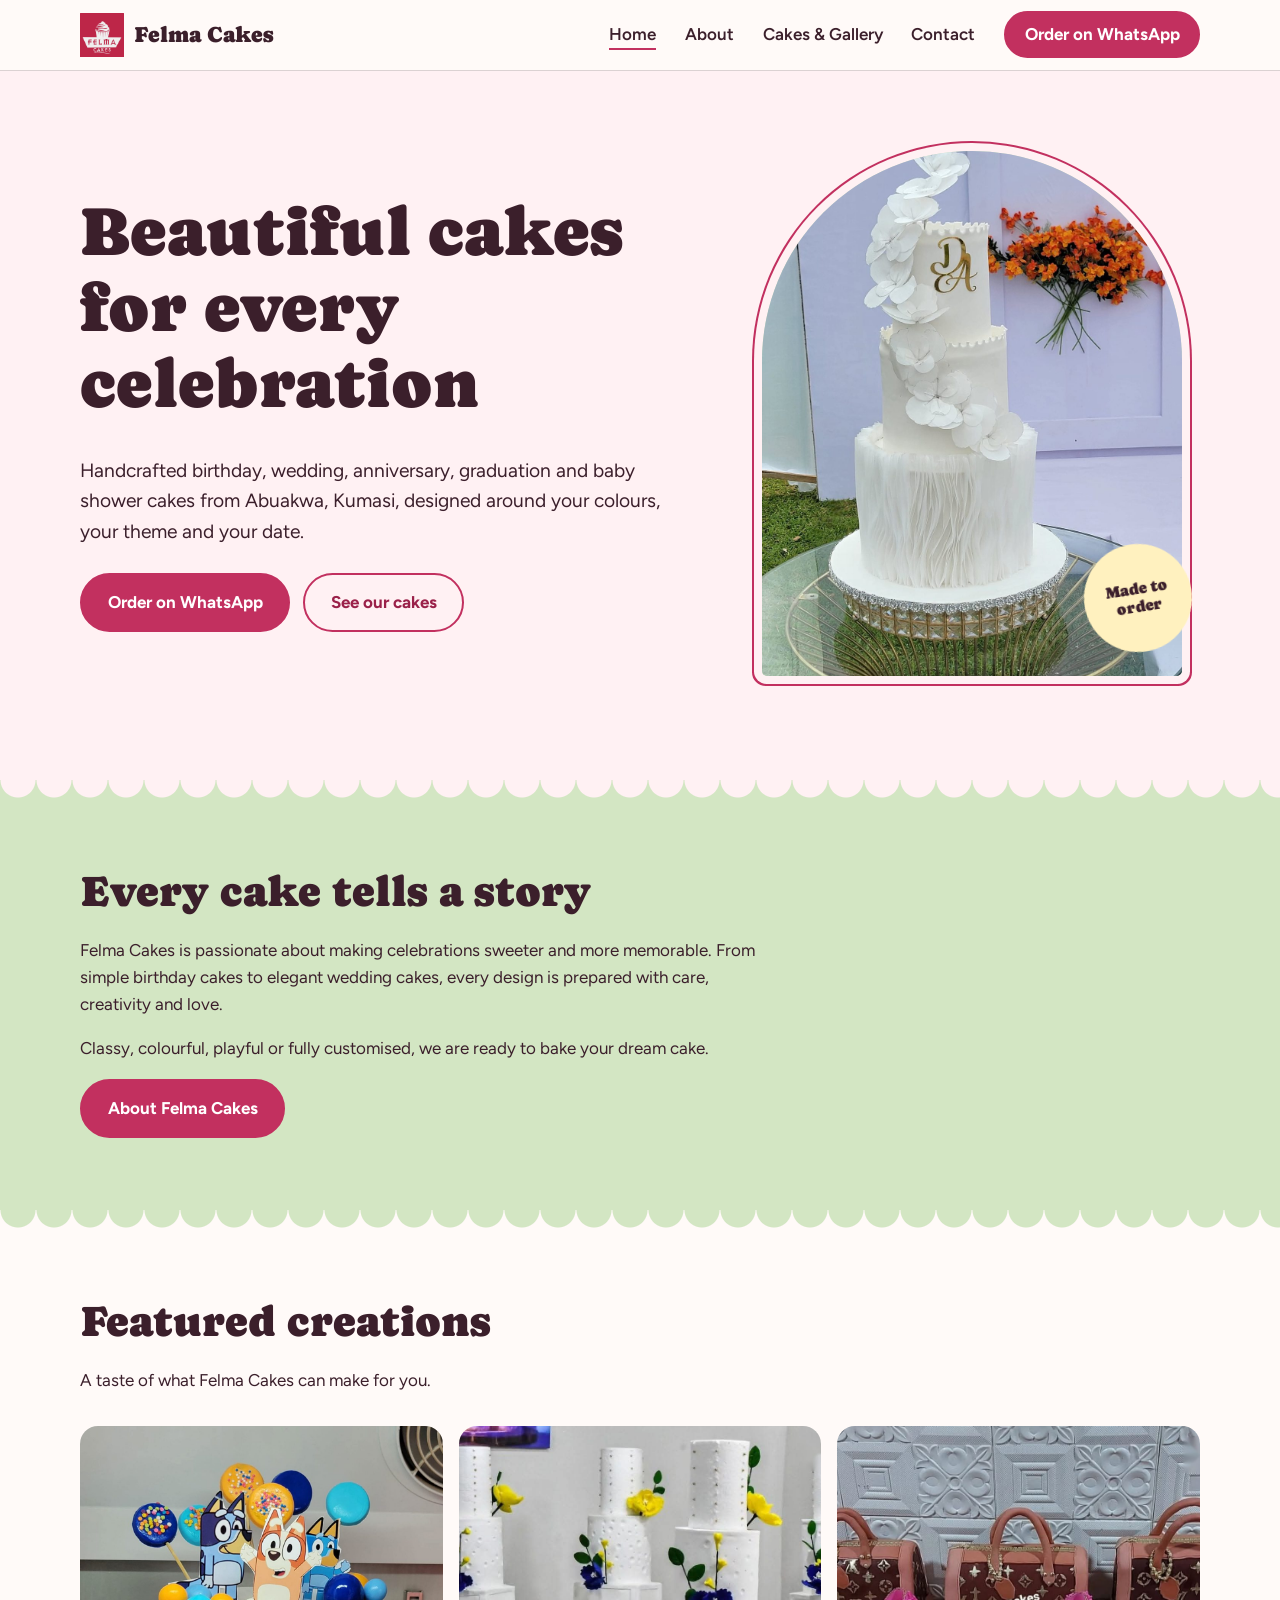
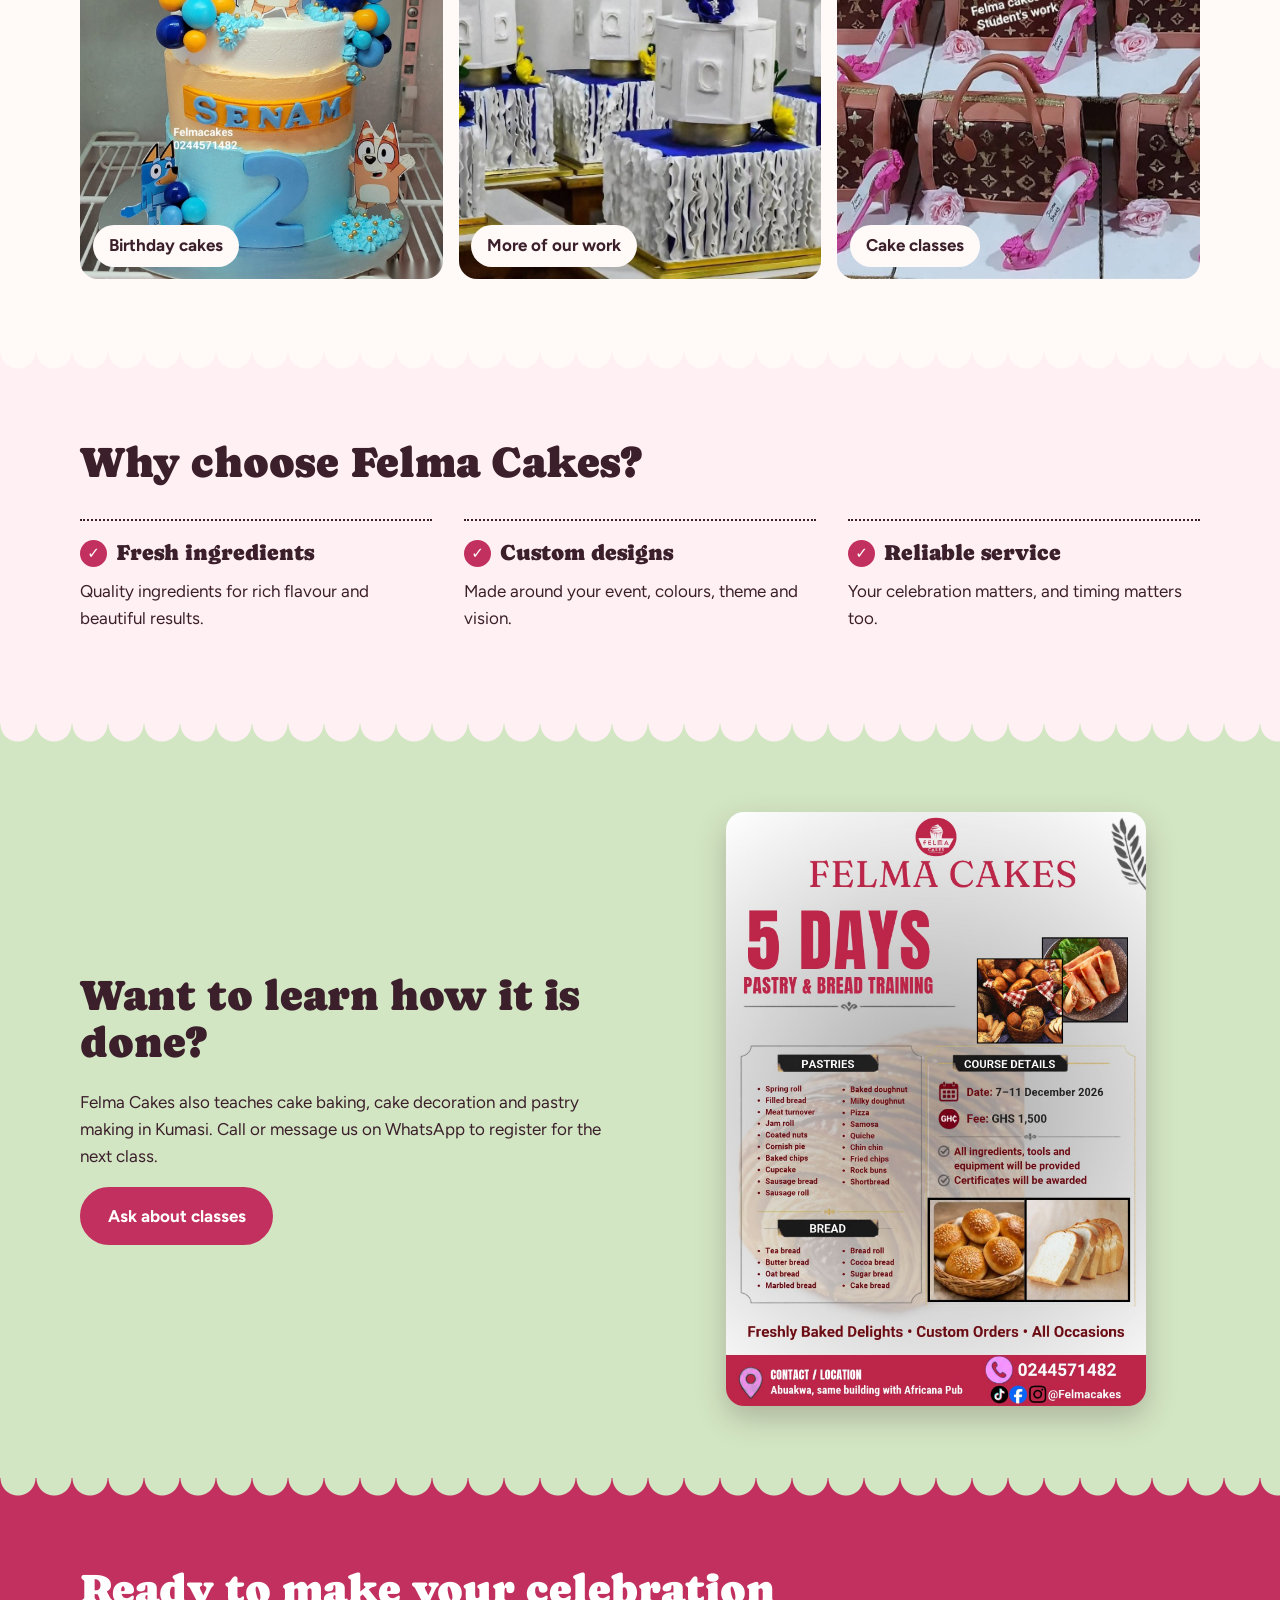
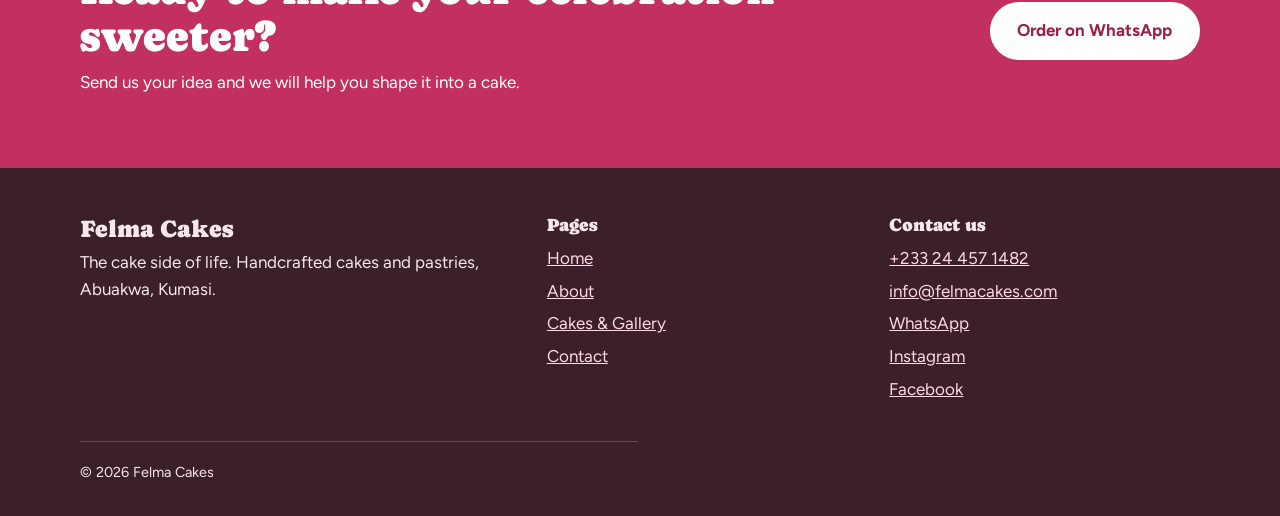
<file: index.html>
<!DOCTYPE html>
<html lang="en">
<head>
  <meta charset="utf-8">
  <meta name="viewport" content="width=device-width, initial-scale=1">
  <title>Felma Cakes | Handcrafted cakes in Kumasi</title>
  <meta name="description" content="Felma Cakes makes handcrafted birthday, wedding, anniversary, graduation and baby shower cakes, cupcakes and pastries in Kumasi. Order on WhatsApp.">
  <meta property="og:type" content="website">
  <meta property="og:title" content="Felma Cakes | Handcrafted cakes in Kumasi">
  <meta property="og:description" content="Felma Cakes makes handcrafted birthday, wedding, anniversary, graduation and baby shower cakes, cupcakes and pastries in Kumasi. Order on WhatsApp.">
  <meta property="og:image" content="https://jkyereh.github.io/FELMA/assets/images/wedding-monogram-cake.jpg">
  <meta name="theme-color" content="#c2305f">
  <link rel="icon" href="assets/images/felma-logo.png">
  <link rel="preconnect" href="https://fonts.googleapis.com">
  <link rel="preconnect" href="https://fonts.gstatic.com" crossorigin>
  <link rel="stylesheet" href="https://fonts.googleapis.com/css2?family=Caprasimo&family=Figtree:wght@400;600;700&display=swap">
  <link rel="stylesheet" href="css/style.css">
  <script type="application/ld+json">
  {
    "@context": "https://schema.org",
    "@type": "Bakery",
    "name": "Felma Cakes",
    "description": "Handcrafted birthday, wedding, anniversary, graduation and baby shower cakes, cupcakes and pastries in Kumasi, Ghana.",
    "telephone": "+233244571482",
    "url": "https://jkyereh.github.io/FELMA/",
    "image": "https://jkyereh.github.io/FELMA/assets/images/wedding-monogram-cake.jpg",
    "address": {"@type": "PostalAddress", "addressLocality": "Abuakwa, Kumasi", "addressCountry": "GH"},
    "sameAs": ["https://www.instagram.com/felma_cakes/", "https://web.facebook.com/people/Felma-Cakes/100064179390883/"]
  }
  </script>
</head>
<body>
  <a class="skip" href="#main">Skip to content</a>

  <header class="site-header">
    <div class="wrap bar">
      <a class="brand" href="index.html">
        <img src="assets/images/felma-logo.png" alt="" width="44" height="44">
        Felma Cakes
      </a>
      <button class="nav-toggle" aria-expanded="false" aria-controls="site-nav">Menu</button>
      <nav class="nav" id="site-nav" aria-label="Main">
        <ul>
          <li><a href="index.html" aria-current="page">Home</a></li>
          <li><a href="about.html">About</a></li>
          <li><a href="gallery.html">Cakes &amp; Gallery</a></li>
          <li><a href="contact.html">Contact</a></li>
          <li><a class="btn btn-small" href="https://wa.me/233244571482?text=Hello%20Felma%20Cakes%2C%20I%27d%20like%20to%20order%20a%20cake." target="_blank" rel="noopener">Order on WhatsApp</a></li>
        </ul>
      </nav>
    </div>
  </header>

  <main id="main">
    <section class="hero">
      <div class="wrap hero-grid">
        <div>
          <h1>Beautiful cakes for every celebration</h1>
          <p class="lead">Handcrafted birthday, wedding, anniversary, graduation and baby shower cakes from Abuakwa, Kumasi, designed around your colours, your theme and your date.</p>
          <div class="hero-actions">
            <a class="btn" href="https://wa.me/233244571482?text=Hello%20Felma%20Cakes%2C%20I%27d%20like%20to%20order%20a%20cake." target="_blank" rel="noopener">Order on WhatsApp</a>
            <a class="btn btn-ghost" href="gallery.html">See our cakes</a>
          </div>
        </div>
        <div class="hero-art">
          <div class="arch">
            <img src="assets/images/wedding-monogram-cake.jpg" alt="Three-tier white wedding cake with wafer paper flowers and gold initials" width="1100" height="1466">
          </div>
          <div class="stamp" aria-hidden="true">Made to order</div>
        </div>
      </div>
    </section>

    <section class="section scallop after-icing tint-pistachio">
      <div class="wrap">
        <div>
          <h2>Every cake tells a story</h2>
          <p>Felma Cakes is passionate about making celebrations sweeter and more memorable. From simple birthday cakes to elegant wedding cakes, every design is prepared with care, creativity and love.</p>
          <p>Classy, colourful, playful or fully customised, we are ready to bake your dream cake.</p>
          <a class="btn" href="about.html">About Felma Cakes</a>
        </div>
      </div>
    </section>

    <section class="section scallop after-pistachio">
      <div class="wrap">
        <div class="section-intro">
          <h2>Featured creations</h2>
          <p>A taste of what Felma Cakes can make for you.</p>
        </div>
        <div class="showcase">
          <figure class="shot" style="margin:0">
            <img src="assets/images/bluey-birthday-cake.jpg" alt="Second birthday cake in blue and orange with cartoon dog toppers" loading="lazy" width="1100" height="1466">
            <figcaption><a href="gallery.html#birthday">Birthday cakes</a></figcaption>
          </figure>
          <figure class="shot" style="margin:0">
            <img src="assets/images/tiered-flower-cakes.jpg" alt="Tall white tiered cakes with blue and yellow sugar flowers" loading="lazy" width="1080" height="1061">
            <figcaption><a href="gallery.html#more">More of our work</a></figcaption>
          </figure>
          <figure class="shot" style="margin:0">
            <img src="assets/images/student-handbag-cakes.jpg" alt="Handbag cakes with matching pink shoe cakes made by Felma Cakes students" loading="lazy" width="1080" height="1078">
            <figcaption><a href="about.html#classes">Cake classes</a></figcaption>
          </figure>
        </div>
      </div>
    </section>

    <section class="section scallop after-paper tint-icing">
      <div class="wrap">
        <h2>Why choose Felma Cakes?</h2>
        <ul class="reasons">
          <li>
            <h3>Fresh ingredients</h3>
            <p>Quality ingredients for rich flavour and beautiful results.</p>
          </li>
          <li>
            <h3>Custom designs</h3>
            <p>Made around your event, colours, theme and vision.</p>
          </li>
          <li>
            <h3>Reliable service</h3>
            <p>Your celebration matters, and timing matters too.</p>
          </li>
        </ul>
      </div>
    </section>

    <section class="section scallop after-icing tint-pistachio">
      <div class="wrap split">
        <div>
          <h2>Want to learn how it is done?</h2>
          <p>Felma Cakes also teaches cake baking, cake decoration and pastry making in Kumasi. Call or message us on WhatsApp to register for the next class.</p>
          <a class="btn" href="contact.html?type=Cake%20class">Ask about classes</a>
        </div>
        <a class="flyer" href="assets/images/pastry-training-flyer.jpg" target="_blank" rel="noopener">
      <img src="assets/images/pastry-training-flyer.jpg"
           alt="Felma Cakes flyer: 5 days pastry and bread training"
           loading="lazy" width="1414" height="2000">
    </a>
      </div>
    </section>

    <section class="section scallop after-pistachio tint-berry">
      <div class="wrap cta">
        <div>
          <h2>Ready to make your celebration sweeter?</h2>
          <p>Send us your idea and we will help you shape it into a cake.</p>
        </div>
        <a class="btn btn-light" href="https://wa.me/233244571482?text=Hello%20Felma%20Cakes%2C%20I%27d%20like%20to%20order%20a%20cake." target="_blank" rel="noopener">Order on WhatsApp</a>
      </div>
    </section>
  </main>

  <footer class="site-footer">
    <div class="wrap">
      <div class="footer-grid">
        <div>
          <h2>Felma Cakes</h2>
          <p>The cake side of life. Handcrafted cakes and pastries, Abuakwa, Kumasi.</p>
        </div>
        <div>
          <h3>Pages</h3>
          <ul>
            <li><a href="index.html">Home</a></li>
            <li><a href="about.html">About</a></li>
            <li><a href="gallery.html">Cakes &amp; Gallery</a></li>
            <li><a href="contact.html">Contact</a></li>
          </ul>
        </div>
        <div>
          <h3>Contact us</h3>
          <ul>
            <li><a href="tel:+233244571482">+233 24 457 1482</a></li>
            <li><a href="mailto:info@felmacakes.com">info@felmacakes.com</a></li>
            <li><a href="https://wa.me/233244571482" target="_blank" rel="noopener">WhatsApp</a></li>
            <li><a href="https://www.instagram.com/felma_cakes/" target="_blank" rel="noopener">Instagram</a></li>
            <li><a href="https://web.facebook.com/people/Felma-Cakes/100064179390883/" target="_blank" rel="noopener">Facebook</a></li>
          </ul>
        </div>
      </div>
      <p class="copyright">&copy; <span id="year">2026</span> Felma Cakes</p>
    </div>
  </footer>

  <script src="js/main.js"></script>
</body>
</html>
</file>
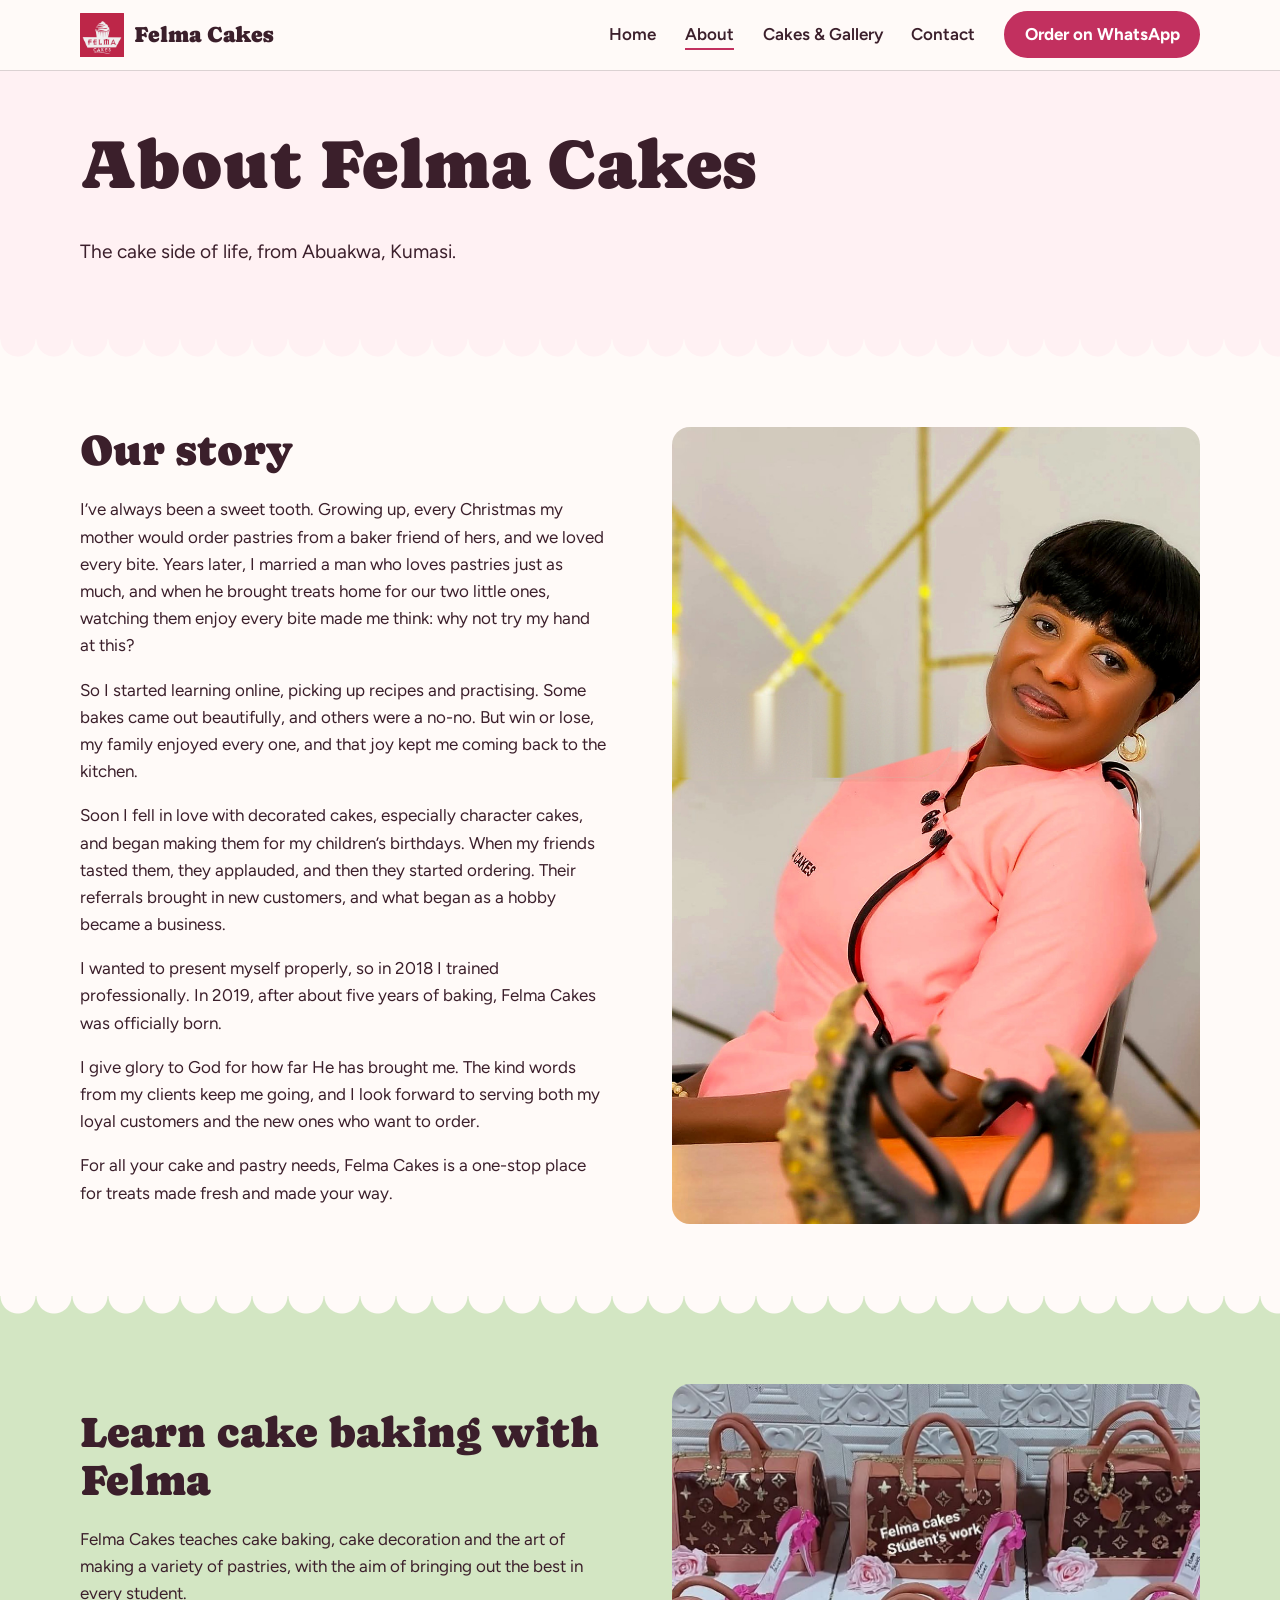
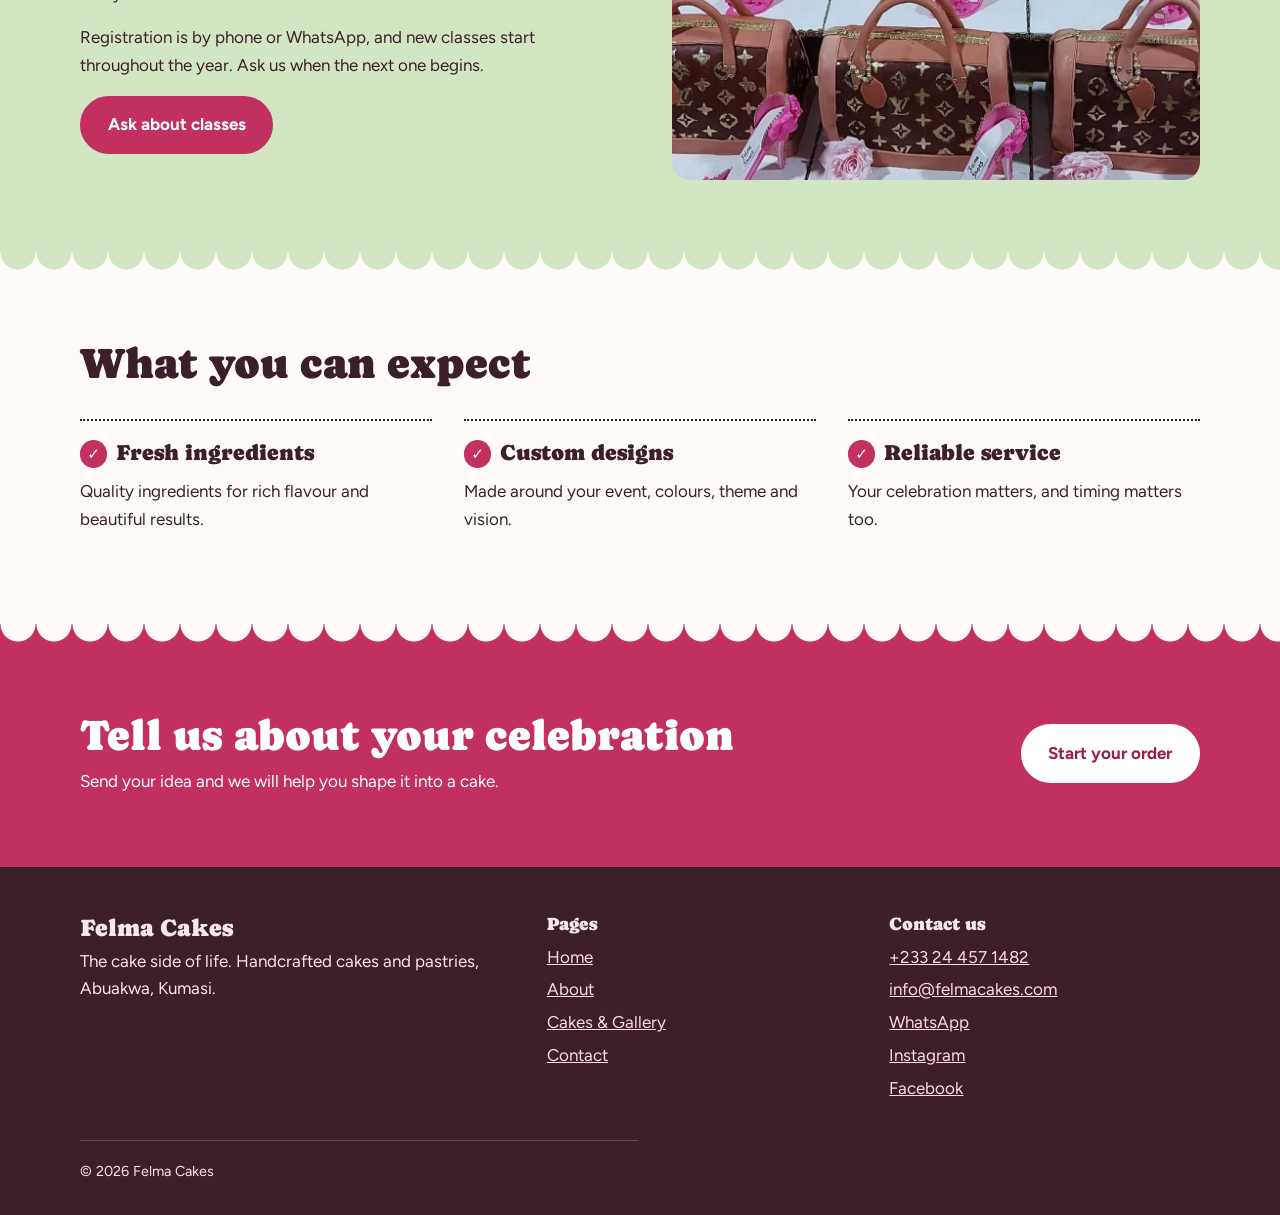
<file: about.html>
<!DOCTYPE html>
<html lang="en">
<head>
  <meta charset="utf-8">
  <meta name="viewport" content="width=device-width, initial-scale=1">
  <title>About | Felma Cakes, Kumasi</title>
  <meta name="description" content="Felma Cakes is a cake and pastry business in Abuakwa, Kumasi. We bake handcrafted cakes and teach cake baking, decoration and pastry classes.">
  <meta property="og:type" content="website">
  <meta property="og:title" content="About | Felma Cakes, Kumasi">
  <meta property="og:description" content="Felma Cakes is a cake and pastry business in Abuakwa, Kumasi. We bake handcrafted cakes and teach cake baking, decoration and pastry classes.">
  <meta property="og:image" content="https://jkyereh.github.io/FELMA/assets/images/wedding-monogram-cake.jpg">
  <meta name="theme-color" content="#c2305f">
  <link rel="icon" href="assets/images/felma-logo.png">
  <link rel="preconnect" href="https://fonts.googleapis.com">
  <link rel="preconnect" href="https://fonts.gstatic.com" crossorigin>
  <link rel="stylesheet" href="https://fonts.googleapis.com/css2?family=Caprasimo&family=Figtree:wght@400;600;700&display=swap">
  <link rel="stylesheet" href="css/style.css">
</head>
<body>
  <a class="skip" href="#main">Skip to content</a>

  <header class="site-header">
    <div class="wrap bar">
      <a class="brand" href="index.html">
        <img src="assets/images/felma-logo.png" alt="" width="44" height="44">
        Felma Cakes
      </a>
      <button class="nav-toggle" aria-expanded="false" aria-controls="site-nav">Menu</button>
      <nav class="nav" id="site-nav" aria-label="Main">
        <ul>
          <li><a href="index.html">Home</a></li>
          <li><a href="about.html" aria-current="page">About</a></li>
          <li><a href="gallery.html">Cakes &amp; Gallery</a></li>
          <li><a href="contact.html">Contact</a></li>
          <li><a class="btn btn-small" href="https://wa.me/233244571482?text=Hello%20Felma%20Cakes%2C%20I%27d%20like%20to%20order%20a%20cake." target="_blank" rel="noopener">Order on WhatsApp</a></li>
        </ul>
      </nav>
    </div>
  </header>

  <main id="main">
    <section class="page-head">
      <div class="wrap">
        <h1>About Felma Cakes</h1>
        <p>The cake side of life, from Abuakwa, Kumasi.</p>
      </div>
    </section>

    <section class="section scallop after-icing">
      <div class="wrap split split-fill">
        <div>
          <h2>Our story</h2>
          <p>I’ve always been a sweet tooth. Growing up, every Christmas my mother would order pastries from a baker friend of hers, and we loved every bite. Years later, I married a man who loves pastries just as much, and when he brought treats home for our two little ones, watching them enjoy every bite made me think: why not try my hand at this?</p>
          <p>So I started learning online, picking up recipes and practising. Some bakes came out beautifully, and others were a no-no. But win or lose, my family enjoyed every one, and that joy kept me coming back to the kitchen.</p>
          <p>Soon I fell in love with decorated cakes, especially character cakes, and began making them for my children’s birthdays. When my friends tasted them, they applauded, and then they started ordering. Their referrals brought in new customers, and what began as a hobby became a business.</p>
          <p>I wanted to present myself properly, so in 2018 I trained professionally. In 2019, after about five years of baking, Felma Cakes was officially born.</p>
          <p>I give glory to God for how far He has brought me. The kind words from my clients keep me going, and I look forward to serving both my loyal customers and the new ones who want to order.</p>
          <p>For all your cake and pastry needs, Felma Cakes is a one-stop place for treats made fresh and made your way.</p>
        </div>
        <div class="photo photo-fill">
          <img src="assets/images/felma-owner.jpg" alt="Felma, founder of Felma Cakes, in her pink chef’s tunic" width="1200" height="1500">
        </div>
      </div>
    </section>

    <section class="section scallop after-paper tint-pistachio" id="classes">
      <div class="wrap split">
        <div>
          <h2>Learn cake baking with Felma</h2>
          <p>Felma Cakes teaches cake baking, cake decoration and the art of making a variety of pastries, with the aim of bringing out the best in every student.</p>
          <p>Registration is by phone or WhatsApp, and new classes start throughout the year. Ask us when the next one begins.</p>
          <a class="btn" href="contact.html?type=Cake%20class">Ask about classes</a>
        </div>
        <div class="photo">
          <img src="assets/images/student-handbag-cakes.jpg" alt="Handbag and shoe cakes made by Felma Cakes students" loading="lazy" width="1080" height="1078">
        </div>
      </div>
    </section>

    <section class="section scallop after-pistachio">
      <div class="wrap">
        <h2>What you can expect</h2>
        <ul class="reasons">
          <li>
            <h3>Fresh ingredients</h3>
            <p>Quality ingredients for rich flavour and beautiful results.</p>
          </li>
          <li>
            <h3>Custom designs</h3>
            <p>Made around your event, colours, theme and vision.</p>
          </li>
          <li>
            <h3>Reliable service</h3>
            <p>Your celebration matters, and timing matters too.</p>
          </li>
        </ul>
      </div>
    </section>

    <section class="section scallop after-paper tint-berry">
      <div class="wrap cta">
        <div>
          <h2>Tell us about your celebration</h2>
          <p>Send your idea and we will help you shape it into a cake.</p>
        </div>
        <a class="btn btn-light" href="contact.html">Start your order</a>
      </div>
    </section>
  </main>

  <footer class="site-footer">
    <div class="wrap">
      <div class="footer-grid">
        <div>
          <h2>Felma Cakes</h2>
          <p>The cake side of life. Handcrafted cakes and pastries, Abuakwa, Kumasi.</p>
        </div>
        <div>
          <h3>Pages</h3>
          <ul>
            <li><a href="index.html">Home</a></li>
            <li><a href="about.html">About</a></li>
            <li><a href="gallery.html">Cakes &amp; Gallery</a></li>
            <li><a href="contact.html">Contact</a></li>
          </ul>
        </div>
        <div>
          <h3>Contact us</h3>
          <ul>
            <li><a href="tel:+233244571482">+233 24 457 1482</a></li>
            <li><a href="mailto:info@felmacakes.com">info@felmacakes.com</a></li>
            <li><a href="https://wa.me/233244571482" target="_blank" rel="noopener">WhatsApp</a></li>
            <li><a href="https://www.instagram.com/felma_cakes/" target="_blank" rel="noopener">Instagram</a></li>
            <li><a href="https://web.facebook.com/people/Felma-Cakes/100064179390883/" target="_blank" rel="noopener">Facebook</a></li>
          </ul>
        </div>
      </div>
      <p class="copyright">&copy; <span id="year">2026</span> Felma Cakes</p>
    </div>
  </footer>

  <script src="js/main.js"></script>
</body>
</html>
</file>
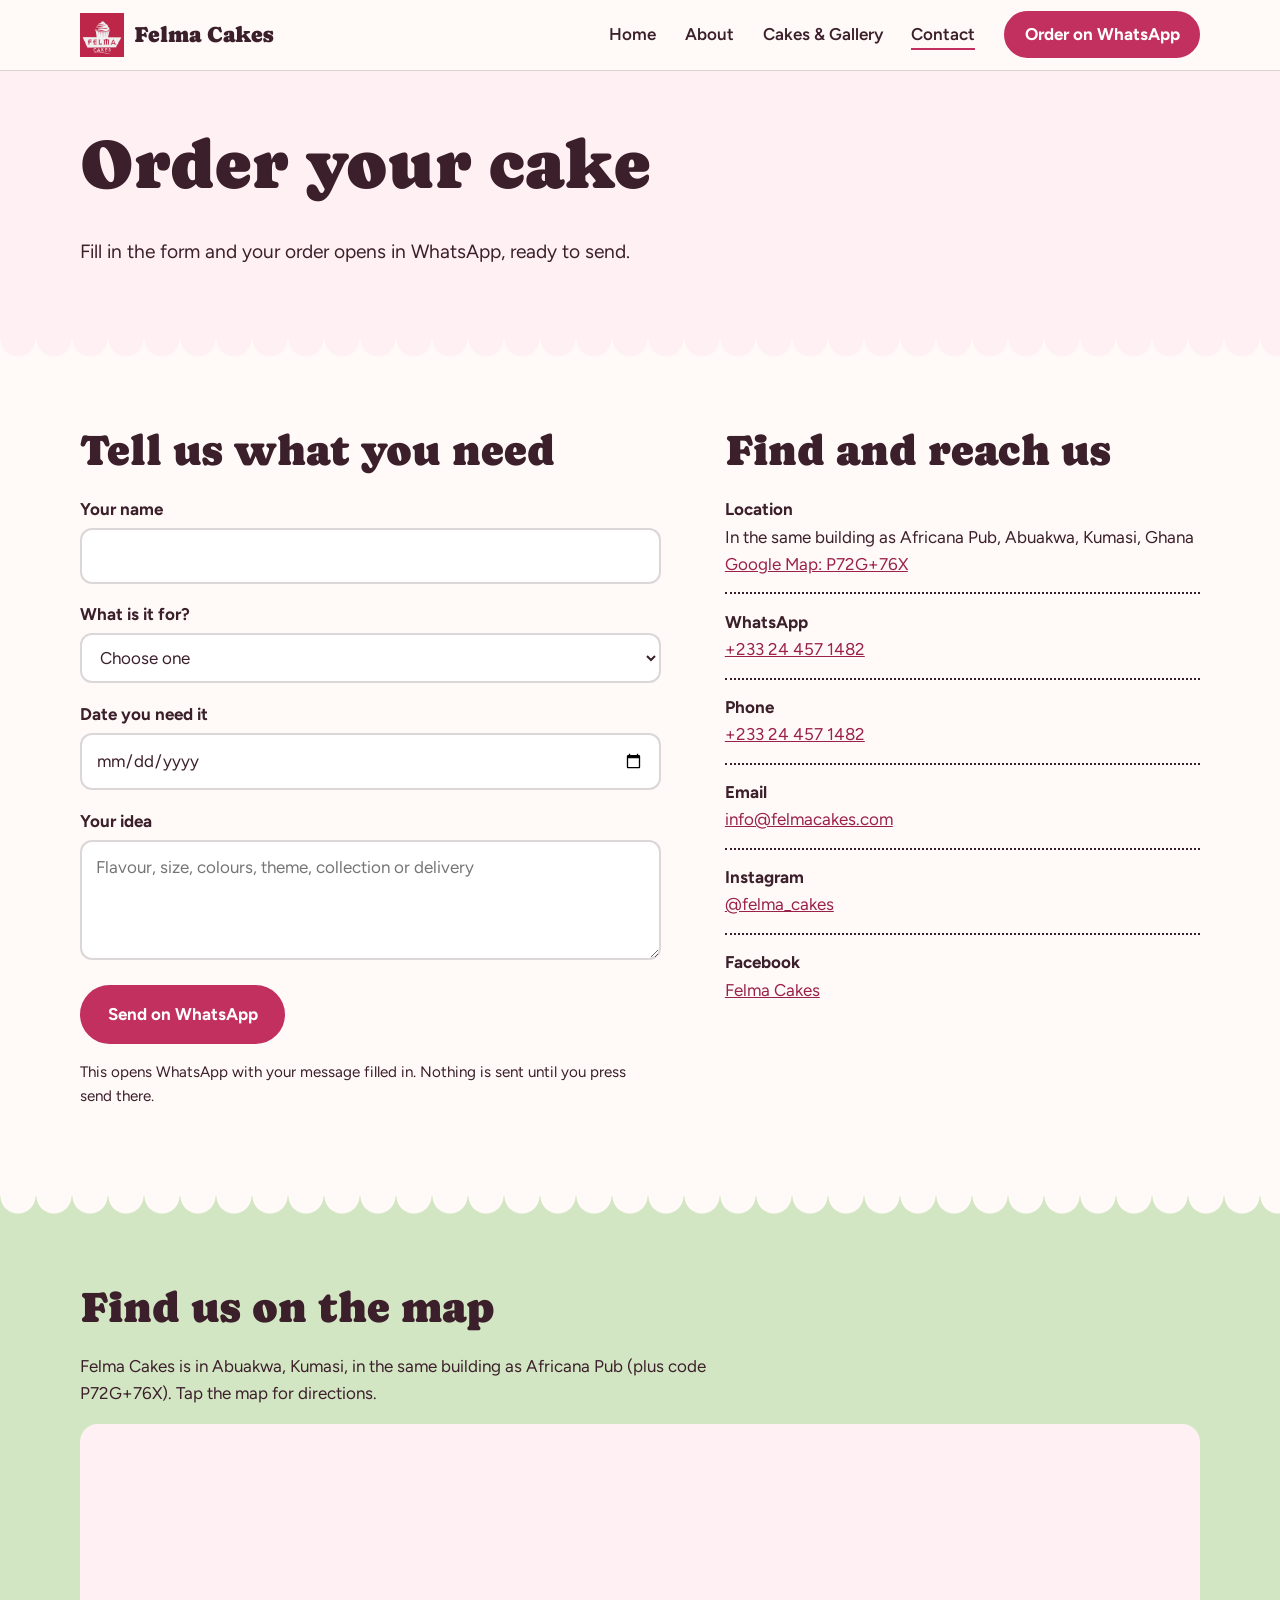
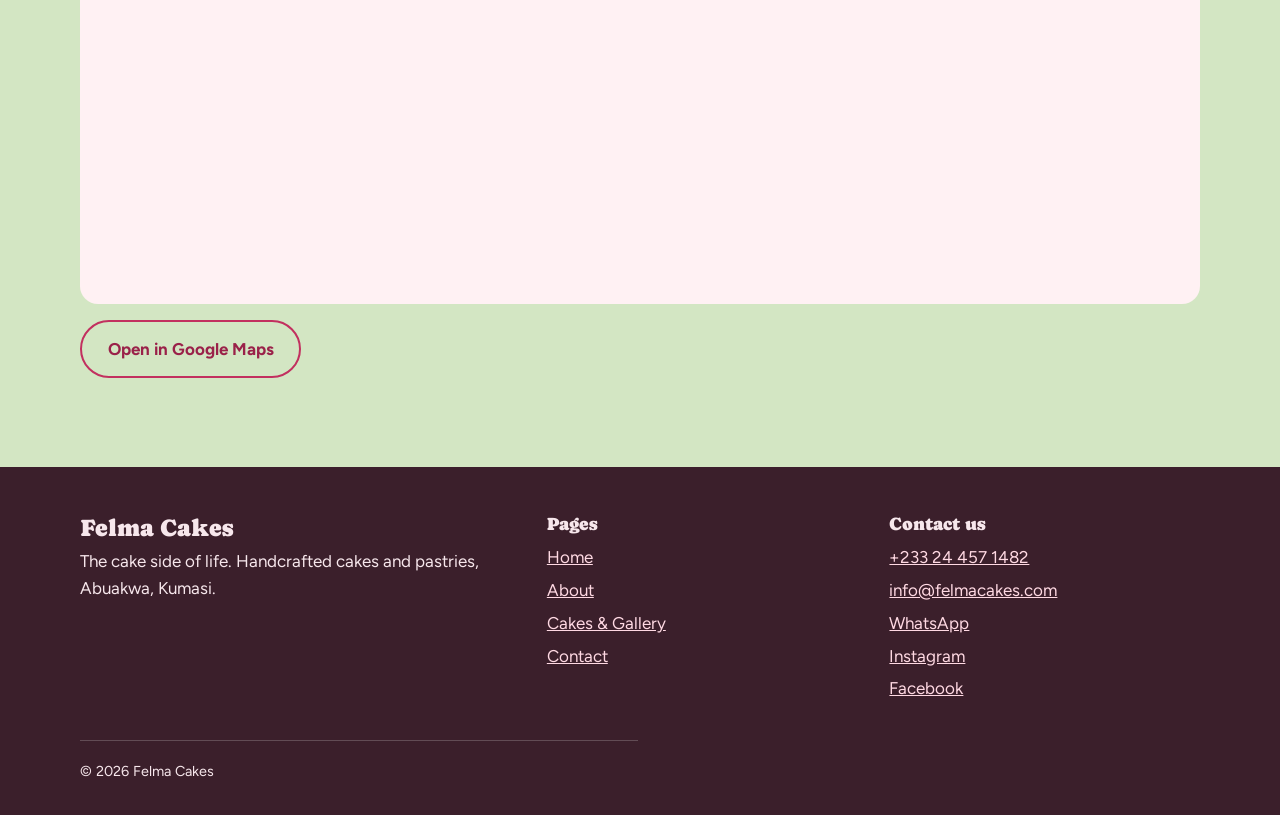
<file: contact.html>
<!DOCTYPE html>
<html lang="en">
<head>
  <meta charset="utf-8">
  <meta name="viewport" content="width=device-width, initial-scale=1">
  <title>Contact and orders | Felma Cakes, Kumasi</title>
  <meta name="description" content="Order a cake or register for a class with Felma Cakes in Abuakwa, Kumasi. Send your order on WhatsApp, call, or email.">
  <meta property="og:type" content="website">
  <meta property="og:title" content="Contact and orders | Felma Cakes, Kumasi">
  <meta property="og:description" content="Order a cake or register for a class with Felma Cakes in Abuakwa, Kumasi. Send your order on WhatsApp, call, or email.">
  <meta property="og:image" content="https://jkyereh.github.io/FELMA/assets/images/wedding-monogram-cake.jpg">
  <meta name="theme-color" content="#c2305f">
  <link rel="icon" href="assets/images/felma-logo.png">
  <link rel="preconnect" href="https://fonts.googleapis.com">
  <link rel="preconnect" href="https://fonts.gstatic.com" crossorigin>
  <link rel="stylesheet" href="https://fonts.googleapis.com/css2?family=Caprasimo&family=Figtree:wght@400;600;700&display=swap">
  <link rel="stylesheet" href="css/style.css">
</head>
<body>
  <a class="skip" href="#main">Skip to content</a>

  <header class="site-header">
    <div class="wrap bar">
      <a class="brand" href="index.html">
        <img src="assets/images/felma-logo.png" alt="" width="44" height="44">
        Felma Cakes
      </a>
      <button class="nav-toggle" aria-expanded="false" aria-controls="site-nav">Menu</button>
      <nav class="nav" id="site-nav" aria-label="Main">
        <ul>
          <li><a href="index.html">Home</a></li>
          <li><a href="about.html">About</a></li>
          <li><a href="gallery.html">Cakes &amp; Gallery</a></li>
          <li><a href="contact.html" aria-current="page">Contact</a></li>
          <li><a class="btn btn-small" href="https://wa.me/233244571482?text=Hello%20Felma%20Cakes%2C%20I%27d%20like%20to%20order%20a%20cake." target="_blank" rel="noopener">Order on WhatsApp</a></li>
        </ul>
      </nav>
    </div>
  </header>

  <main id="main">
    <section class="page-head">
      <div class="wrap">
        <h1>Order your cake</h1>
        <p>Fill in the form and your order opens in WhatsApp, ready to send.</p>
      </div>
    </section>

    <section class="section scallop after-icing">
      <div class="wrap contact-grid">
        <div>
          <h2>Tell us what you need</h2>
          <form id="order-form">
            <div class="form-field">
              <label for="name">Your name</label>
              <input id="name" name="name" type="text" autocomplete="name" required>
            </div>
            <div class="form-field">
              <label for="cake-type">What is it for?</label>
              <select id="cake-type" name="type" required>
                <option value="" disabled selected>Choose one</option>
                <option>Birthday</option>
                <option>Wedding</option>
                <option>Anniversary</option>
                <option>Graduation</option>
                <option>Baby shower</option>
                <option>Cupcakes</option>
                <option>Cake class</option>
                <option>Something else</option>
              </select>
            </div>
            <div class="form-field">
              <label for="needed-by">Date you need it</label>
              <input id="needed-by" name="date" type="date">
            </div>
            <div class="form-field">
              <label for="details">Your idea</label>
              <textarea id="details" name="details" placeholder="Flavour, size, colours, theme, collection or delivery"></textarea>
            </div>
            <button class="btn" type="submit">Send on WhatsApp</button>
            <p class="form-note" style="margin-top:1rem">This opens WhatsApp with your message filled in. Nothing is sent until you press send there.</p>
            <noscript><p class="form-note">The form needs JavaScript. You can <a href="https://wa.me/233244571482">message us on WhatsApp</a> directly instead.</p></noscript>
          </form>

          <div class="pay-box" id="pay-box" hidden>
            <h3>Pay a deposit</h3>
            <p>Once Felma confirms your design and price on WhatsApp, you can pay your deposit securely online.</p>
            <a class="btn btn-ghost" id="pay-link" href="#" target="_blank" rel="noopener">Pay deposit</a>
          </div>
        </div>

        <div>
          <h2>Find and reach us</h2>
          <ul class="details">
             <li><strong>Location</strong>In the same building as Africana Pub, Abuakwa, Kumasi, Ghana<br><a href="https://www.google.com/maps/search/?api=1&amp;query=6.7007375%2C-1.7243906" target="_blank" rel="noopener">Google Map: P72G+76X</a></li>
            <li><strong>WhatsApp</strong><a href="https://wa.me/233244571482" target="_blank" rel="noopener">+233 24 457 1482</a></li>
            <li><strong>Phone</strong><a href="tel:+233244571482">+233 24 457 1482</a></li>
            <li><strong>Email</strong><a href="mailto:info@felmacakes.com">info@felmacakes.com</a></li>
            <li><strong>Instagram</strong><a href="https://www.instagram.com/felma_cakes/" target="_blank" rel="noopener">@felma_cakes</a></li>
            <li><strong>Facebook</strong><a href="https://web.facebook.com/people/Felma-Cakes/100064179390883/" target="_blank" rel="noopener">Felma Cakes</a></li>
          </ul>
        </div>
      </div>
    </section>

    <section class="section scallop after-paper tint-pistachio" id="map">
      <div class="wrap">
        <h2>Find us on the map</h2>
        <p>Felma Cakes is in Abuakwa, Kumasi, in the same building as Africana Pub (plus code P72G+76X). Tap the map for directions.</p>
        <iframe class="map-frame" style="display:block;width:100%;height:480px;border:0;border-radius:18px" title="Felma Cakes on Google Maps" src="https://www.google.com/maps?q=P72G%2B76X%20Kumasi&amp;output=embed" loading="lazy" referrerpolicy="no-referrer-when-downgrade" allowfullscreen></iframe>
        <p style="margin-top:1rem"><a class="btn btn-ghost" href="https://www.google.com/maps/search/?api=1&amp;query=P72G%2B76X%20Kumasi" target="_blank" rel="noopener">Open in Google Maps</a></p>
      </div>
    </section>
  </main>

  <footer class="site-footer">
    <div class="wrap">
      <div class="footer-grid">
        <div>
          <h2>Felma Cakes</h2>
          <p>The cake side of life. Handcrafted cakes and pastries, Abuakwa, Kumasi.</p>
        </div>
        <div>
          <h3>Pages</h3>
          <ul>
            <li><a href="index.html">Home</a></li>
            <li><a href="about.html">About</a></li>
            <li><a href="gallery.html">Cakes &amp; Gallery</a></li>
            <li><a href="contact.html">Contact</a></li>
          </ul>
        </div>
        <div>
          <h3>Contact us</h3>
          <ul>
            <li><a href="tel:+233244571482">+233 24 457 1482</a></li>
            <li><a href="mailto:info@felmacakes.com">info@felmacakes.com</a></li>
            <li><a href="https://wa.me/233244571482" target="_blank" rel="noopener">WhatsApp</a></li>
            <li><a href="https://www.instagram.com/felma_cakes/" target="_blank" rel="noopener">Instagram</a></li>
            <li><a href="https://web.facebook.com/people/Felma-Cakes/100064179390883/" target="_blank" rel="noopener">Facebook</a></li>
          </ul>
        </div>
      </div>
      <p class="copyright">&copy; <span id="year">2026</span> Felma Cakes</p>
    </div>
  </footer>

  <script src="js/main.js"></script>
</body>
</html>
</file>
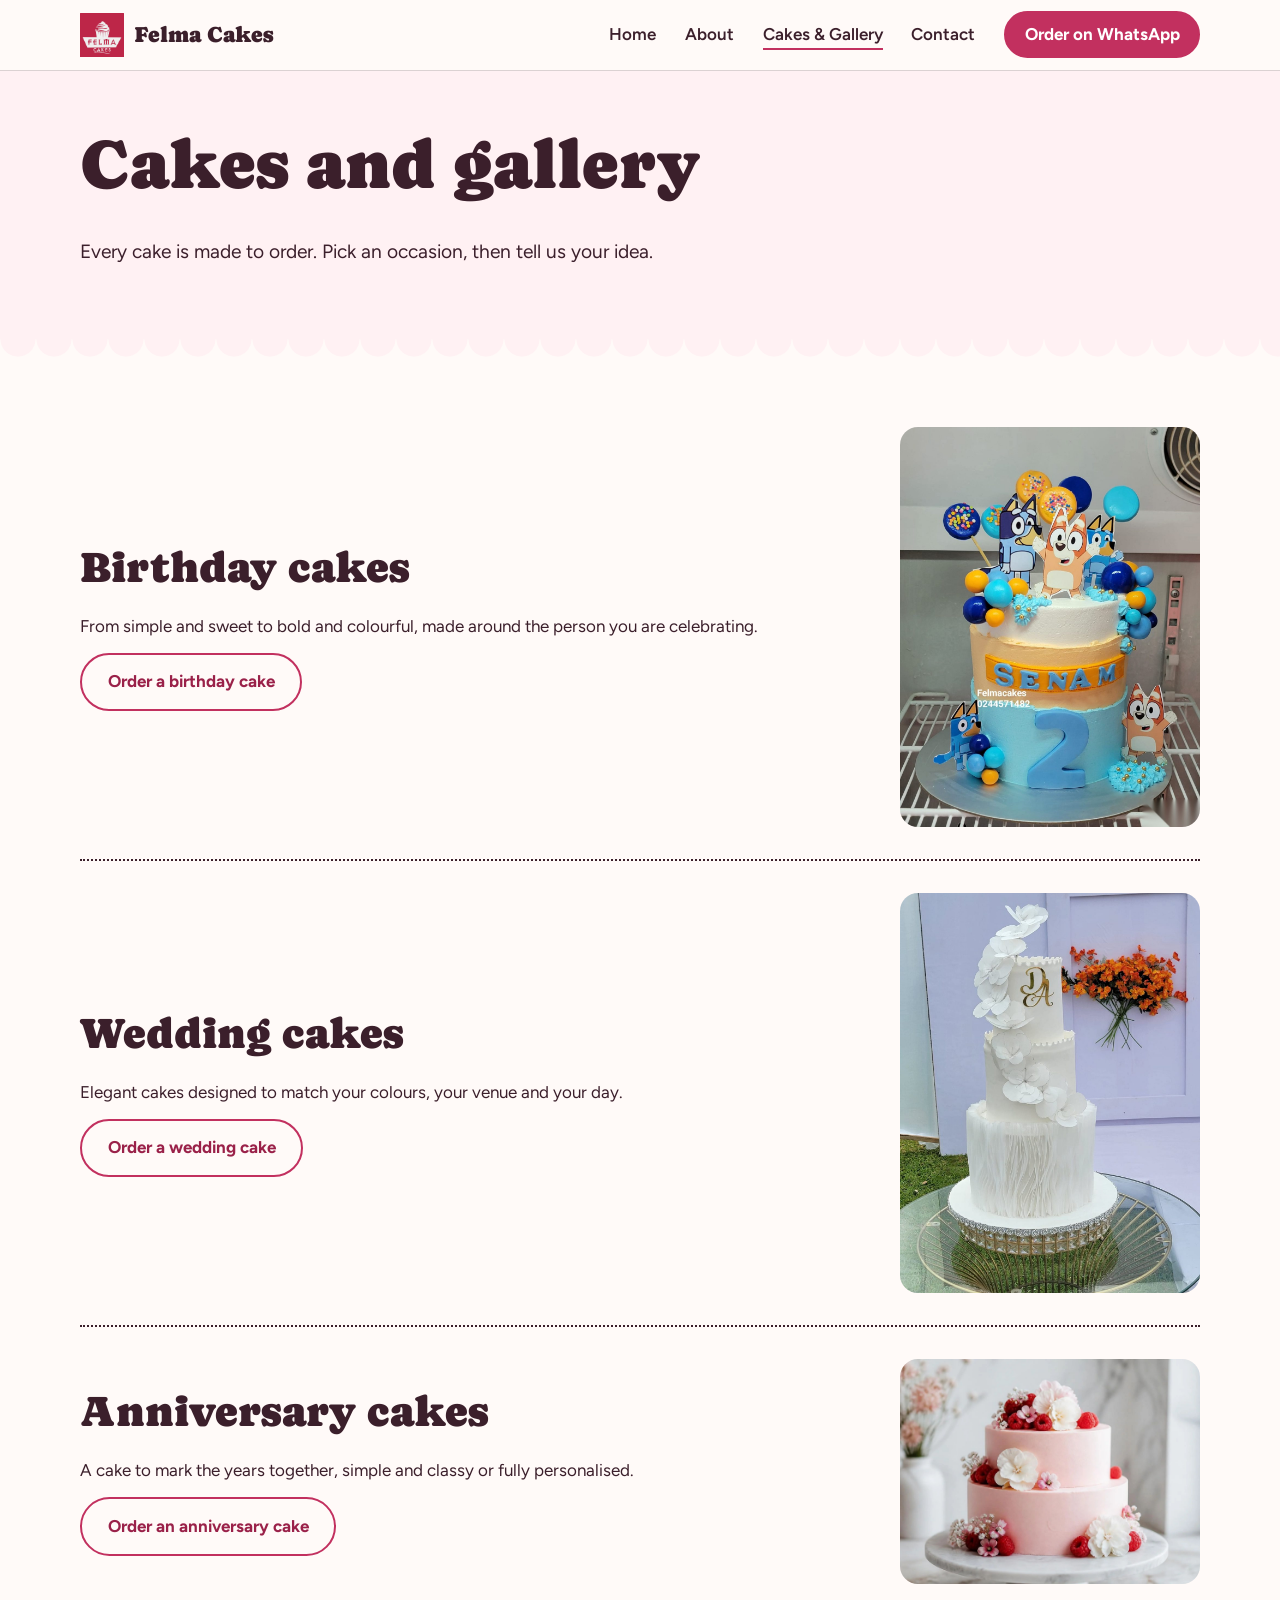
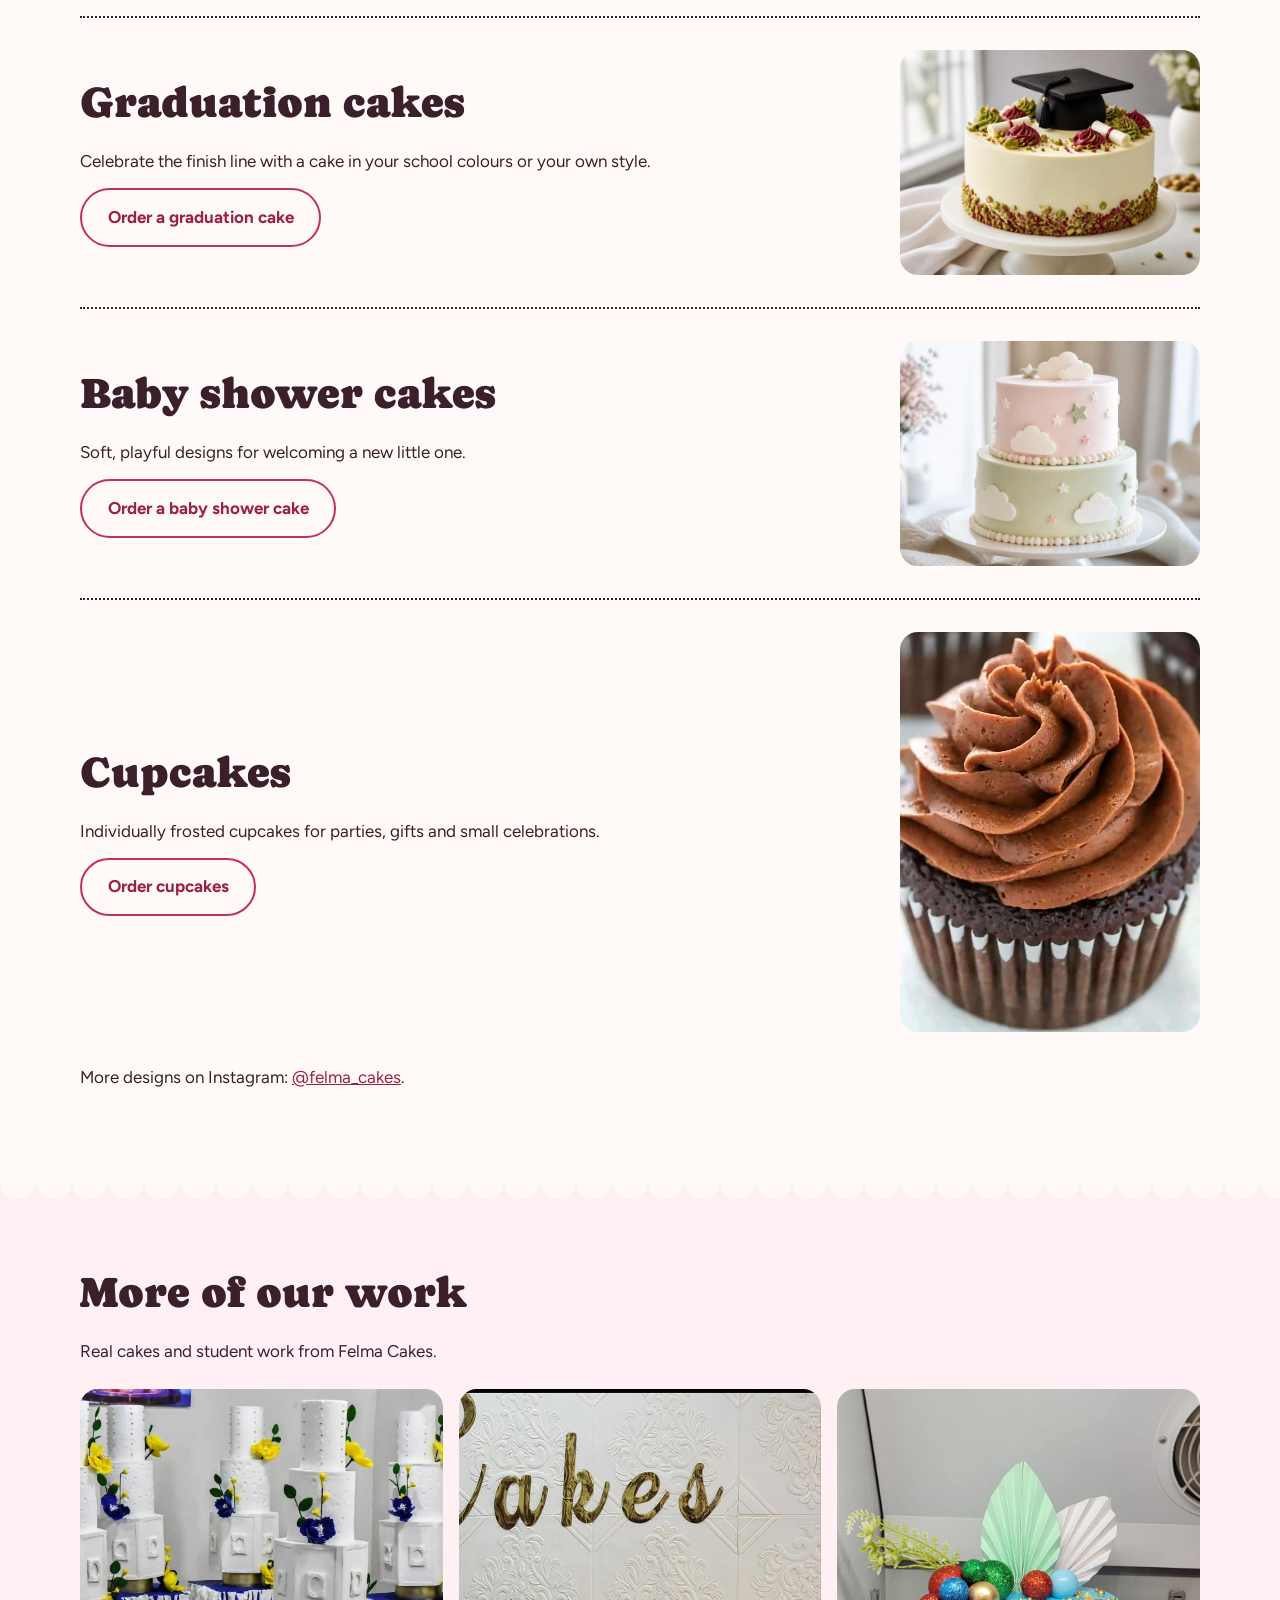
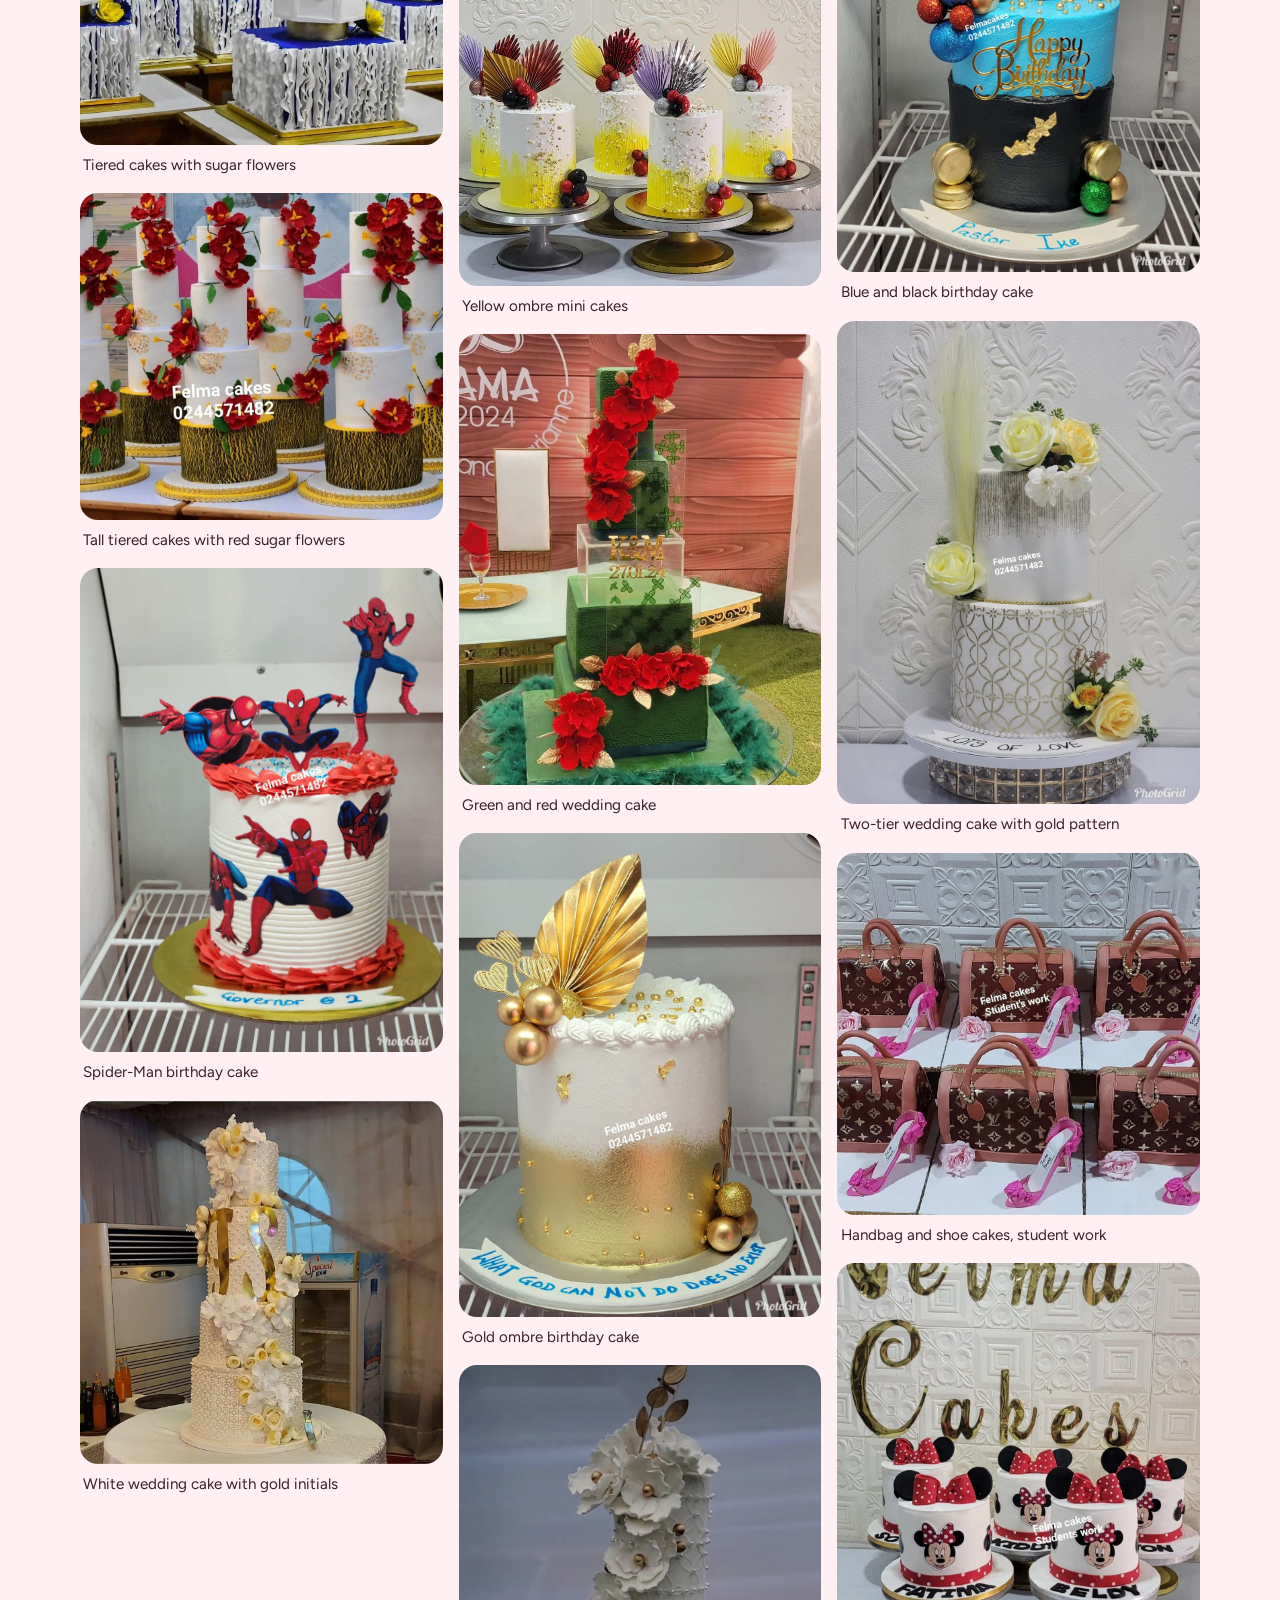
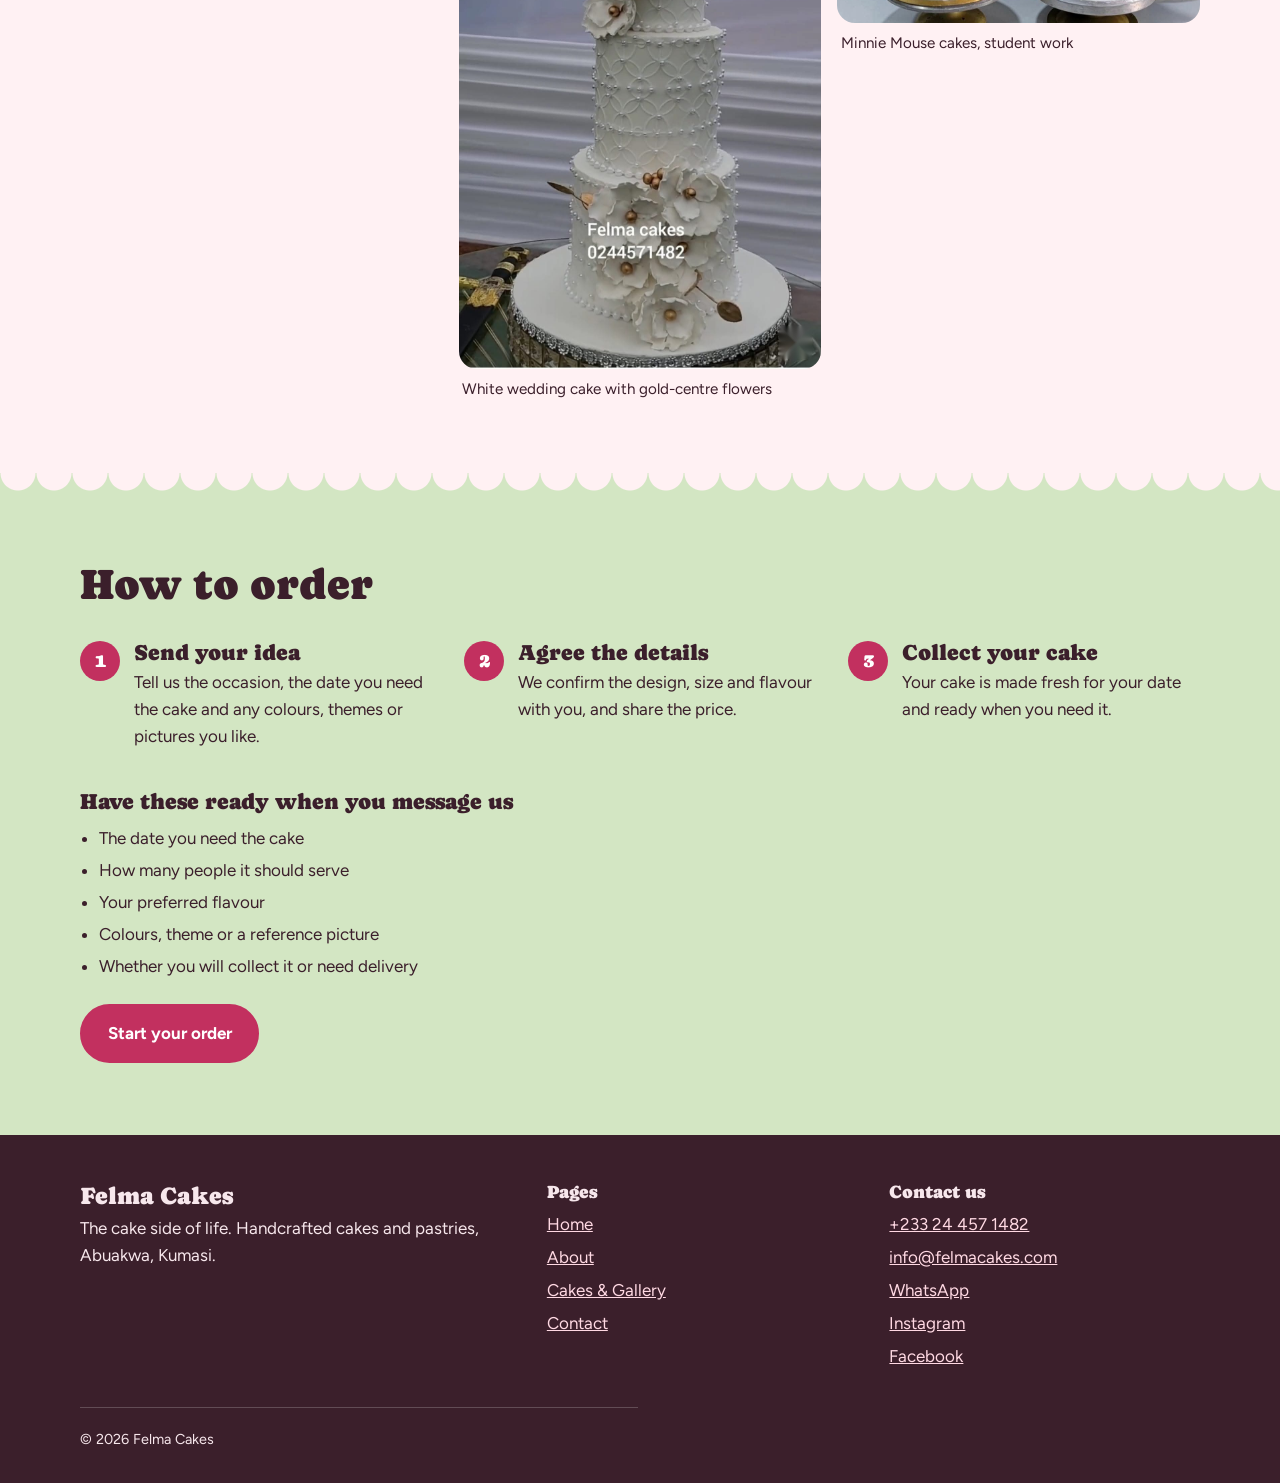
<file: gallery.html>
<!DOCTYPE html>
<html lang="en">
<head>
  <meta charset="utf-8">
  <meta name="viewport" content="width=device-width, initial-scale=1">
  <title>Cakes and Gallery | Felma Cakes, Kumasi</title>
  <meta name="description" content="See birthday, wedding, anniversary, graduation and baby shower cakes and cupcakes by Felma Cakes in Kumasi, and learn how to order.">
  <meta property="og:type" content="website">
  <meta property="og:title" content="Cakes and Gallery | Felma Cakes, Kumasi">
  <meta property="og:description" content="See birthday, wedding, anniversary, graduation and baby shower cakes and cupcakes by Felma Cakes in Kumasi, and learn how to order.">
  <meta property="og:image" content="https://jkyereh.github.io/FELMA/assets/images/wedding-monogram-cake.jpg">
  <meta name="theme-color" content="#c2305f">
  <link rel="icon" href="assets/images/felma-logo.png">
  <link rel="preconnect" href="https://fonts.googleapis.com">
  <link rel="preconnect" href="https://fonts.gstatic.com" crossorigin>
  <link rel="stylesheet" href="https://fonts.googleapis.com/css2?family=Caprasimo&family=Figtree:wght@400;600;700&display=swap">
  <link rel="stylesheet" href="css/style.css">
</head>
<body>
  <a class="skip" href="#main">Skip to content</a>

  <header class="site-header">
    <div class="wrap bar">
      <a class="brand" href="index.html">
        <img src="assets/images/felma-logo.png" alt="" width="44" height="44">
        Felma Cakes
      </a>
      <button class="nav-toggle" aria-expanded="false" aria-controls="site-nav">Menu</button>
      <nav class="nav" id="site-nav" aria-label="Main">
        <ul>
          <li><a href="index.html">Home</a></li>
          <li><a href="about.html">About</a></li>
          <li><a href="gallery.html" aria-current="page">Cakes &amp; Gallery</a></li>
          <li><a href="contact.html">Contact</a></li>
          <li><a class="btn btn-small" href="https://wa.me/233244571482?text=Hello%20Felma%20Cakes%2C%20I%27d%20like%20to%20order%20a%20cake." target="_blank" rel="noopener">Order on WhatsApp</a></li>
        </ul>
      </nav>
    </div>
  </header>

  <main id="main">
    <section class="page-head">
      <div class="wrap">
        <h1>Cakes and gallery</h1>
        <p>Every cake is made to order. Pick an occasion, then tell us your idea.</p>
      </div>
    </section>

    <section class="section scallop after-icing">
      <div class="wrap">
        <article class="cake-row has-photo" id="birthday">
          <div>
            <h2>Birthday cakes</h2>
            <p>From simple and sweet to bold and colourful, made around the person you are celebrating.</p>
            <a class="btn btn-ghost" href="contact.html?type=Birthday">Order a birthday cake</a>
          </div>
          <div>
            <div class="photo portrait">
              <img src="assets/images/bluey-birthday-cake.jpg" alt="Second birthday cake in blue and orange with cartoon dog toppers and balloon-style sweets" loading="lazy">
            </div>
          </div>
        </article>

        <article class="cake-row has-photo" id="wedding">
          <div>
            <h2>Wedding cakes</h2>
            <p>Elegant cakes designed to match your colours, your venue and your day.</p>
            <a class="btn btn-ghost" href="contact.html?type=Wedding">Order a wedding cake</a>
          </div>
          <div>
            <div class="photo portrait">
              <img src="assets/images/wedding-monogram-cake.jpg" alt="Three-tier white wedding cake with wafer paper flowers and gold initials" loading="lazy">
            </div>
          </div>
        </article>

        <article class="cake-row has-photo" id="anniversary">
          <div>
            <h2>Anniversary cakes</h2>
            <p>A cake to mark the years together, simple and classy or fully personalised.</p>
            <a class="btn btn-ghost" href="contact.html?type=Anniversary">Order an anniversary cake</a>
          </div>
          <div>
            <div class="photo">
              <img src="assets/images/anniversary-cake.jpg" alt="Two-tier pink anniversary cake decorated with fresh flowers and raspberries" loading="lazy">
            </div>
          </div>
        </article>

        <article class="cake-row has-photo" id="graduation">
          <div>
            <h2>Graduation cakes</h2>
            <p>Celebrate the finish line with a cake in your school colours or your own style.</p>
            <a class="btn btn-ghost" href="contact.html?type=Graduation">Order a graduation cake</a>
          </div>
          <div>
            <div class="photo">
              <img src="assets/images/graduation-cake.jpg" alt="Cream graduation cake with a black cap, scrolls and green and raspberry piping" loading="lazy">
            </div>
          </div>
        </article>

        <article class="cake-row has-photo" id="baby-shower">
          <div>
            <h2>Baby shower cakes</h2>
            <p>Soft, playful designs for welcoming a new little one.</p>
            <a class="btn btn-ghost" href="contact.html?type=Baby%20shower">Order a baby shower cake</a>
          </div>
          <div>
            <div class="photo">
              <img src="assets/images/baby-shower-cake.jpg" alt="Pastel two-tier baby shower cake with clouds and stars" loading="lazy">
            </div>
          </div>
        </article>

<article class="cake-row has-photo" id="cupcakes">
          <div>
            <h2>Cupcakes</h2>
            <p>Individually frosted cupcakes for parties, gifts and small celebrations.</p>
            <a class="btn btn-ghost" href="contact.html?type=Cupcakes">Order cupcakes</a>
          </div>
          <div>
            <div class="photo portrait">
              <img src="assets/images/felma-cupcake.jpg" alt="Chocolate cupcake topped with a tall swirl of chocolate frosting" loading="lazy" width="1200" height="1448">
            </div>
          </div>
        </article>

        <p>More designs on Instagram: <a href="https://www.instagram.com/felma_cakes/" target="_blank" rel="noopener">@felma_cakes</a>.</p>
      </div>
    </section>

    <section class="section scallop after-paper tint-icing" id="more">
      <div class="wrap">
        <h2>More of our work</h2>
        <p>Real cakes and student work from Felma Cakes.</p>
        <div class="gallery">
          <figure>
            <img src="assets/images/tiered-flower-cakes.jpg" alt="Tall white tiered cakes with blue and yellow sugar flowers on ruffled bases" loading="lazy" width="1080" height="1061">
            <figcaption>Tiered cakes with sugar flowers</figcaption>
          </figure>
          <figure>
            <img src="assets/images/09-tall-wedding-cakes-red-flowers.jpg" alt="Row of tall white tiered cakes with red sugar flowers and zebra-print bases" loading="lazy" width="1077" height="969">
            <figcaption>Tall tiered cakes with red sugar flowers</figcaption>
          </figure>
          <figure>
            <img src="assets/images/01-spiderman-birthday-cake.jpg" alt="Spider-Man birthday cake with red ruffles and character toppers" loading="lazy" width="1536" height="2048">
            <figcaption>Spider-Man birthday cake</figcaption>
          </figure>
          <figure>
            <img src="assets/images/03-white-wedding-cake-gold-initials.jpg" alt="Tall white wedding cake with white flowers and gold initials" loading="lazy" width="1080" height="1084">
            <figcaption>White wedding cake with gold initials</figcaption>
          </figure>
          <figure>
            <img src="assets/images/02-yellow-ombre-mini-cakes.jpg" alt="Row of mini cakes with yellow ombre sides and paper fan toppers" loading="lazy" width="700" height="960">
            <figcaption>Yellow ombre mini cakes</figcaption>
          </figure>
          <figure>
            <img src="assets/images/05-green-wedding-cake-red-flowers.jpg" alt="Tall green wedding cake with red sugar flowers and a gold name plaque" loading="lazy" width="1080" height="1341">
            <figcaption>Green and red wedding cake</figcaption>
          </figure>
          <figure>
            <img src="assets/images/06-gold-ombre-birthday-cake.jpg" alt="White and gold birthday cake with a gold leaf fan and gold balls" loading="lazy" width="960" height="1280">
            <figcaption>Gold ombre birthday cake</figcaption>
          </figure>
          <figure>
            <img src="assets/images/04-white-wedding-cake-gold-centre-flowers.jpg" alt="Tall white wedding cake with large sugar flowers and gold leaves" loading="lazy" width="1080" height="1799">
            <figcaption>White wedding cake with gold-centre flowers</figcaption>
          </figure>
          <figure>
            <img src="assets/images/08-blue-black-birthday-cake.jpg" alt="Blue and black birthday cake with glitter balls and paper fans" loading="lazy" width="960" height="1280">
            <figcaption>Blue and black birthday cake</figcaption>
          </figure>
          <figure>
            <img src="assets/images/07-two-tier-white-gold-wedding-cake.jpg" alt="Two-tier white wedding cake with a gold pattern and cream roses" loading="lazy" width="960" height="1280">
            <figcaption>Two-tier wedding cake with gold pattern</figcaption>
          </figure>
          <figure>
            <img src="assets/images/student-handbag-cakes.jpg" alt="Handbag cakes with matching pink shoe cakes made by Felma Cakes students" loading="lazy" width="1080" height="1078">
            <figcaption>Handbag and shoe cakes, student work</figcaption>
          </figure>
          <figure>
            <img src="assets/images/10-minnie-mouse-students-work.jpg" alt="Four white Minnie Mouse cakes with red polka-dot bows and names on the boards" loading="lazy" width="1080" height="1074">
            <figcaption>Minnie Mouse cakes, student work</figcaption>
          </figure>
        </div>
      </div>
    </section>

    <section class="section scallop after-icing tint-pistachio">
      <div class="wrap">
        <h2>How to order</h2>
        <ol class="steps">
          <li>
            <h3>Send your idea</h3>
            <p>Tell us the occasion, the date you need the cake and any colours, themes or pictures you like.</p>
          </li>
          <li>
            <h3>Agree the details</h3>
            <p>We confirm the design, size and flavour with you, and share the price.</p>
          </li>
          <li>
            <h3>Collect your cake</h3>
            <p>Your cake is made fresh for your date and ready when you need it.</p>
          </li>
        </ol>
        <h3 style="margin-top:2.5rem">Have these ready when you message us</h3>
        <ul class="checklist">
          <li>The date you need the cake</li>
          <li>How many people it should serve</li>
          <li>Your preferred flavour</li>
          <li>Colours, theme or a reference picture</li>
          <li>Whether you will collect it or need delivery</li>
        </ul>
        <a class="btn" href="contact.html">Start your order</a>
      </div>
    </section>
  </main>

  <footer class="site-footer">
    <div class="wrap">
      <div class="footer-grid">
        <div>
          <h2>Felma Cakes</h2>
          <p>The cake side of life. Handcrafted cakes and pastries, Abuakwa, Kumasi.</p>
        </div>
        <div>
          <h3>Pages</h3>
          <ul>
            <li><a href="index.html">Home</a></li>
            <li><a href="about.html">About</a></li>
            <li><a href="gallery.html">Cakes &amp; Gallery</a></li>
            <li><a href="contact.html">Contact</a></li>
          </ul>
        </div>
        <div>
          <h3>Contact us</h3>
          <ul>
            <li><a href="tel:+233244571482">+233 24 457 1482</a></li>
            <li><a href="mailto:info@felmacakes.com">info@felmacakes.com</a></li>
            <li><a href="https://wa.me/233244571482" target="_blank" rel="noopener">WhatsApp</a></li>
            <li><a href="https://www.instagram.com/felma_cakes/" target="_blank" rel="noopener">Instagram</a></li>
            <li><a href="https://web.facebook.com/people/Felma-Cakes/100064179390883/" target="_blank" rel="noopener">Facebook</a></li>
          </ul>
        </div>
      </div>
      <p class="copyright">&copy; <span id="year">2026</span> Felma Cakes</p>
    </div>
  </footer>

  <script src="js/main.js"></script>
</body>
</html>
</file>
<file: css/style.css>
/* Felma Cakes — shared styles
   Palette: cocoa (text), berry (actions), icing (blush), pistachio (fresh green), butter (accent) */

:root {
  --cocoa: #3b1f2b;
  --berry: #c2305f;
  --berry-deep: #9a2149;
  --icing: #fff1f3;
  --pistachio: #d3e6c3;
  --butter: #fff1bf;
  --paper: #fffaf8;
  --line: rgba(59, 31, 43, 0.18);
  --radius: 18px;
  --max: 1120px;
}

*,
*::before,
*::after { box-sizing: border-box; }

html { scroll-behavior: smooth; }

@media (prefers-reduced-motion: reduce) {
  html { scroll-behavior: auto; }
}

body {
  margin: 0;
  font-family: "Figtree", system-ui, -apple-system, "Segoe UI", sans-serif;
  font-size: 1.0625rem;
  line-height: 1.6;
  color: var(--cocoa);
  background: var(--paper);
}

img { display: block; max-width: 100%; }

h1, h2, h3 {
  font-family: "Caprasimo", Georgia, "Times New Roman", serif;
  font-weight: 400;
  line-height: 1.1;
  margin: 0 0 0.5em;
}
h1 { font-size: clamp(2.4rem, 7vw, 4.3rem); }
h2 { font-size: clamp(1.8rem, 4.5vw, 2.7rem); }
h3 { font-size: 1.35rem; }

p { margin: 0 0 1em; max-width: 62ch; }
a { color: var(--berry-deep); }

:focus-visible {
  outline: 3px solid var(--berry);
  outline-offset: 3px;
}

.wrap { width: min(100% - 2.5rem, var(--max)); margin-inline: auto; }

.skip {
  position: absolute;
  left: -999px;
  top: 0;
  z-index: 100;
  padding: 0.6rem 1rem;
  background: var(--cocoa);
  color: #fff;
}
.skip:focus { left: 0; }

/* ---------- Buttons ---------- */
.btn {
  display: inline-block;
  padding: 0.85rem 1.6rem;
  border: 2px solid var(--berry);
  border-radius: 999px;
  background: var(--berry);
  color: #fff;
  font: inherit;
  font-weight: 700;
  text-decoration: none;
  cursor: pointer;
  transition: background 0.2s, color 0.2s;
}
.btn:hover { background: var(--berry-deep); border-color: var(--berry-deep); }
.btn-ghost { background: transparent; color: var(--berry-deep); }
.btn-ghost:hover { background: var(--berry); border-color: var(--berry); color: #fff; }
.btn-light { background: #fff; border-color: #fff; color: var(--berry-deep); }
.btn-light:hover { background: var(--butter); border-color: var(--butter); color: var(--cocoa); }
.btn-small { padding: 0.5rem 1.15rem; }

/* ---------- Header ---------- */
.site-header {
  position: sticky;
  top: 0;
  z-index: 50;
  background: var(--paper);
  border-bottom: 1px solid var(--line);
}
.bar {
  position: relative;
  display: flex;
  align-items: center;
  justify-content: space-between;
  gap: 1rem;
  padding: 0.7rem 0;
}
.brand {
  display: flex;
  align-items: center;
  gap: 0.6rem;
  color: var(--cocoa);
  font-family: "Caprasimo", Georgia, serif;
  font-size: 1.4rem;
  text-decoration: none;
}
.brand img { width: 44px; height: 44px; object-fit: contain; }

.nav-toggle {
  padding: 0.5rem 0.9rem;
  border: 2px solid var(--cocoa);
  border-radius: 999px;
  background: transparent;
  color: var(--cocoa);
  font: inherit;
  font-weight: 700;
  cursor: pointer;
}

.nav {
  display: none;
  position: absolute;
  top: 100%;
  left: -1.25rem;
  right: -1.25rem;
  padding: 1rem 1.25rem 1.5rem;
  background: var(--paper);
  border-bottom: 1px solid var(--line);
}
.nav.open { display: block; }
.nav ul {
  display: flex;
  flex-direction: column;
  align-items: flex-start;
  gap: 0.9rem;
  margin: 0;
  padding: 0;
  list-style: none;
}
.nav a:not(.btn) {
  padding: 0.25rem 0;
  border-bottom: 2px solid transparent;
  color: var(--cocoa);
  font-weight: 600;
  text-decoration: none;
}
.nav a:not(.btn):hover,
.nav a[aria-current="page"] { border-color: var(--berry); }

@media (min-width: 820px) {
  .nav-toggle { display: none; }
  .nav {
    display: block;
    position: static;
    padding: 0;
    border: 0;
    background: none;
  }
  .nav ul { flex-direction: row; align-items: center; gap: 1.8rem; }
}

/* ---------- Sections ---------- */
.section { position: relative; padding: 4.5rem 0; }
.tint-icing { background: var(--icing); }
.tint-pistachio { background: var(--pistachio); }
.tint-berry { background: var(--berry); color: #fff; }
.tint-berry a:not(.btn) { color: #fff; }

/* Scalloped icing edge: the previous section's colour drips into this one */
.scallop::before {
  content: "";
  position: absolute;
  top: 0;
  left: 0;
  right: 0;
  height: 22px;
  background: radial-gradient(circle at 18px 0, var(--prev) 17px, transparent 18px) 0 0 / 36px 22px repeat-x;
}
.scallop { padding-top: 5.5rem; }
.after-icing { --prev: var(--icing); }
.after-paper { --prev: var(--paper); }
.after-pistachio { --prev: var(--pistachio); }
.after-berry { --prev: var(--berry); }

.section-intro { margin-bottom: 2rem; }
.lead { font-size: 1.2rem; }

/* ---------- Hero ---------- */
.hero { padding: 3.5rem 0 5rem; background: var(--icing); }
.hero-grid { display: grid; gap: 3rem; align-items: center; }
.hero-actions { display: flex; flex-wrap: wrap; gap: 0.8rem; margin-top: 1.6rem; }
.hero-art { position: relative; max-width: 420px; width: 100%; margin-inline: auto; }

.arch {
  aspect-ratio: 4 / 5;
  overflow: hidden;
  border-radius: 999px 999px 24px 24px;
  background: var(--pistachio);
  box-shadow: 0 0 0 8px var(--icing), 0 0 0 10px var(--berry);
}
.arch img { width: 100%; height: 100%; object-fit: cover; }

.stamp {
  position: absolute;
  right: -0.6rem;
  bottom: 1.5rem;
  display: grid;
  place-items: center;
  width: 108px;
  height: 108px;
  padding: 0.5rem;
  border-radius: 50%;
  background: var(--butter);
  color: var(--cocoa);
  font-family: "Caprasimo", Georgia, serif;
  font-size: 1rem;
  line-height: 1.15;
  text-align: center;
  transform: rotate(-9deg);
}

@media (prefers-reduced-motion: no-preference) {
  .arch { animation: rise 0.9s ease-out both; }
}
@keyframes rise {
  from { opacity: 0; transform: translateY(24px); }
}

@media (min-width: 860px) {
  .hero { padding: 5rem 0 6.5rem; }
  .hero-grid { grid-template-columns: 1.15fr 0.85fr; }
}

/* ---------- Split (text + photo) ---------- */
.split { display: grid; gap: 2rem; align-items: center; }
.photo { aspect-ratio: 4 / 3; overflow: hidden; border-radius: var(--radius); background: var(--icing); }
.photo img { width: 100%; height: 100%; object-fit: cover; }
@media (min-width: 860px) {
  .split { grid-template-columns: 1fr 1fr; gap: 4rem; }
}

/* Photo that stretches to match the height of the text beside it */
.photo-fill { position: relative; aspect-ratio: 4 / 5; }
.photo-fill img { position: absolute; inset: 0; object-position: 50% 20%; }
@media (min-width: 860px) {
  .split-fill { align-items: stretch; }
  .photo-fill { aspect-ratio: auto; min-height: 420px; }
}

/* ---------- Featured showcase ---------- */
.showcase { display: grid; gap: 1rem; }
.shot {
  position: relative;
  overflow: hidden;
  aspect-ratio: 4 / 3;
  border-radius: var(--radius);
  background: var(--pistachio);
}
.shot img { width: 100%; height: 100%; object-fit: cover; }
.shot figcaption {
  position: absolute;
  left: 0.8rem;
  bottom: 0.8rem;
  padding: 0.45rem 1rem;
  border-radius: 999px;
  background: var(--paper);
}
.shot figcaption a { color: var(--cocoa); font-weight: 700; text-decoration: none; }
.shot figcaption a:hover { color: var(--berry-deep); text-decoration: underline; }

@media (min-width: 760px) {
  .showcase { grid-template-columns: repeat(3, 1fr); }
  .shot { aspect-ratio: 4 / 5; }
}

/* ---------- Reasons ---------- */
.reasons { display: grid; margin: 2rem 0 0; padding: 0; list-style: none; }
.reasons li { padding: 1.2rem 0; border-top: 2px dotted var(--cocoa); }
.reasons h3::before {
  content: "\2713";
  display: inline-grid;
  place-items: center;
  width: 1.7rem;
  height: 1.7rem;
  margin-right: 0.55rem;
  border-radius: 50%;
  background: var(--berry);
  color: #fff;
  font-family: "Figtree", system-ui, sans-serif;
  font-size: 0.95rem;
  vertical-align: 0.1em;
}
.reasons p { margin: 0; }
@media (min-width: 760px) {
  .reasons { grid-template-columns: repeat(3, 1fr); gap: 2rem; }
}

/* ---------- Call to action band ---------- */
.cta { display: grid; gap: 1.5rem; align-items: center; }
.cta h2 { margin: 0; }
.cta p { margin: 0.5rem 0 0; }
@media (min-width: 760px) {
  .cta { grid-template-columns: 1fr auto; gap: 3rem; }
}

/* ---------- Page heading (inner pages) ---------- */
.page-head { padding: 3.5rem 0 4.5rem; background: var(--icing); }
.page-head p { margin: 0; font-size: 1.2rem; }

/* ---------- Cakes page ---------- */
.cake-row {
  display: grid;
  gap: 1.25rem;
  padding: 2rem 0;
  border-top: 2px dotted var(--cocoa);
  scroll-margin-top: 5rem;
}
.cake-row:first-child { border-top: 0; padding-top: 0; }
.cake-row p { margin-bottom: 0.8rem; }
.cake-row .photo { aspect-ratio: 4 / 3; }
@media (min-width: 760px) {
  .cake-row.has-photo { grid-template-columns: 1fr 300px; gap: 3rem; align-items: center; }
}

.checklist { margin: 0 0 1.5rem; padding-left: 1.2rem; }
.checklist li { margin-bottom: 0.3rem; }

.steps { counter-reset: step; margin: 2rem 0 0; padding: 0; list-style: none; display: grid; gap: 1.5rem; }
.steps li { position: relative; padding-left: 3.4rem; }
.steps li::before {
  counter-increment: step;
  content: counter(step);
  position: absolute;
  left: 0;
  top: 0;
  display: grid;
  place-items: center;
  width: 2.5rem;
  height: 2.5rem;
  border-radius: 50%;
  background: var(--berry);
  color: #fff;
  font-family: "Caprasimo", Georgia, serif;
  font-size: 1.2rem;
}
.steps h3 { margin-bottom: 0.2em; }
.steps p { margin: 0; }
@media (min-width: 760px) {
  .steps { grid-template-columns: repeat(3, 1fr); gap: 2rem; }
}

/* ---------- Contact ---------- */
.contact-grid { display: grid; gap: 3rem; }
@media (min-width: 860px) {
  .contact-grid { grid-template-columns: 1.1fr 0.9fr; gap: 4rem; }
}

.form-field { margin-bottom: 1.1rem; }
.form-field label { display: block; margin-bottom: 0.3rem; font-weight: 700; }
.form-field input,
.form-field select,
.form-field textarea {
  width: 100%;
  padding: 0.75rem 0.9rem;
  border: 2px solid var(--line);
  border-radius: 12px;
  background: #fff;
  color: var(--cocoa);
  font: inherit;
}
.form-field input:focus,
.form-field select:focus,
.form-field textarea:focus { border-color: var(--berry); outline: none; }
.form-field textarea { min-height: 120px; resize: vertical; }
.form-note { font-size: 0.95rem; }

.details { margin: 0; padding: 0; list-style: none; }
.details li { padding: 0.9rem 0; border-top: 2px dotted var(--cocoa); }
.details li:first-child { border-top: 0; padding-top: 0; }
.details strong { display: block; }

/* ---------- Footer ---------- */
.site-footer { padding: 3rem 0 2rem; background: var(--cocoa); color: #f7e7ec; }
.site-footer a { color: #ffd9e3; }
.site-footer h2 { margin-bottom: 0.4rem; font-size: 1.5rem; }
.site-footer h3 { margin-bottom: 0.6rem; font-size: 1.1rem; }
.footer-grid { display: grid; gap: 2rem; }
.footer-grid ul { margin: 0; padding: 0; list-style: none; }
.footer-grid li { margin-bottom: 0.35rem; }
.copyright { margin: 2rem 0 0; padding-top: 1.2rem; border-top: 1px solid rgba(255, 255, 255, 0.2); font-size: 0.9rem; }
@media (min-width: 760px) {
  .footer-grid { grid-template-columns: 1.4fr 1fr 1fr; }
}

[hidden] { display: none !important; }

.pay-box {
  margin-top: 2.5rem;
  padding: 1.5rem;
  border: 2px dotted var(--cocoa);
  border-radius: var(--radius);
  background: var(--butter);
}
.pay-box p { max-width: 46ch; }

.map-frame {
  display: block;
  width: 100%;
  height: 380px;
  border: 0;
  border-radius: var(--radius);
  background: var(--icing);
}
@media (min-width: 760px) {
  .map-frame { height: 440px; }
}

/* ---------- Gallery ---------- */
.gallery { columns: 1; column-gap: 1rem; margin-top: 1.5rem; }
.gallery figure { margin: 0 0 1rem; break-inside: avoid; }
.gallery img { width: 100%; height: auto; border-radius: var(--radius); background: var(--pistachio); }
.gallery figcaption { padding: 0.5rem 0.2rem 0; font-size: 0.95rem; }
@media (min-width: 640px) { .gallery { columns: 2; } }
@media (min-width: 960px) { .gallery { columns: 3; } }

.photo-note { margin: 0.4rem 0 0; font-size: 0.9rem; font-style: italic; }

.photo.portrait { aspect-ratio: 3 / 4; }


.flyer { display: block; width: 100%; max-width: 420px; margin-inline: auto; }
.flyer img {
  width: 100%;
  height: auto;
  border-radius: var(--radius);
  box-shadow: 0 12px 30px rgba(59, 31, 43, 0.25);
}
</file>
